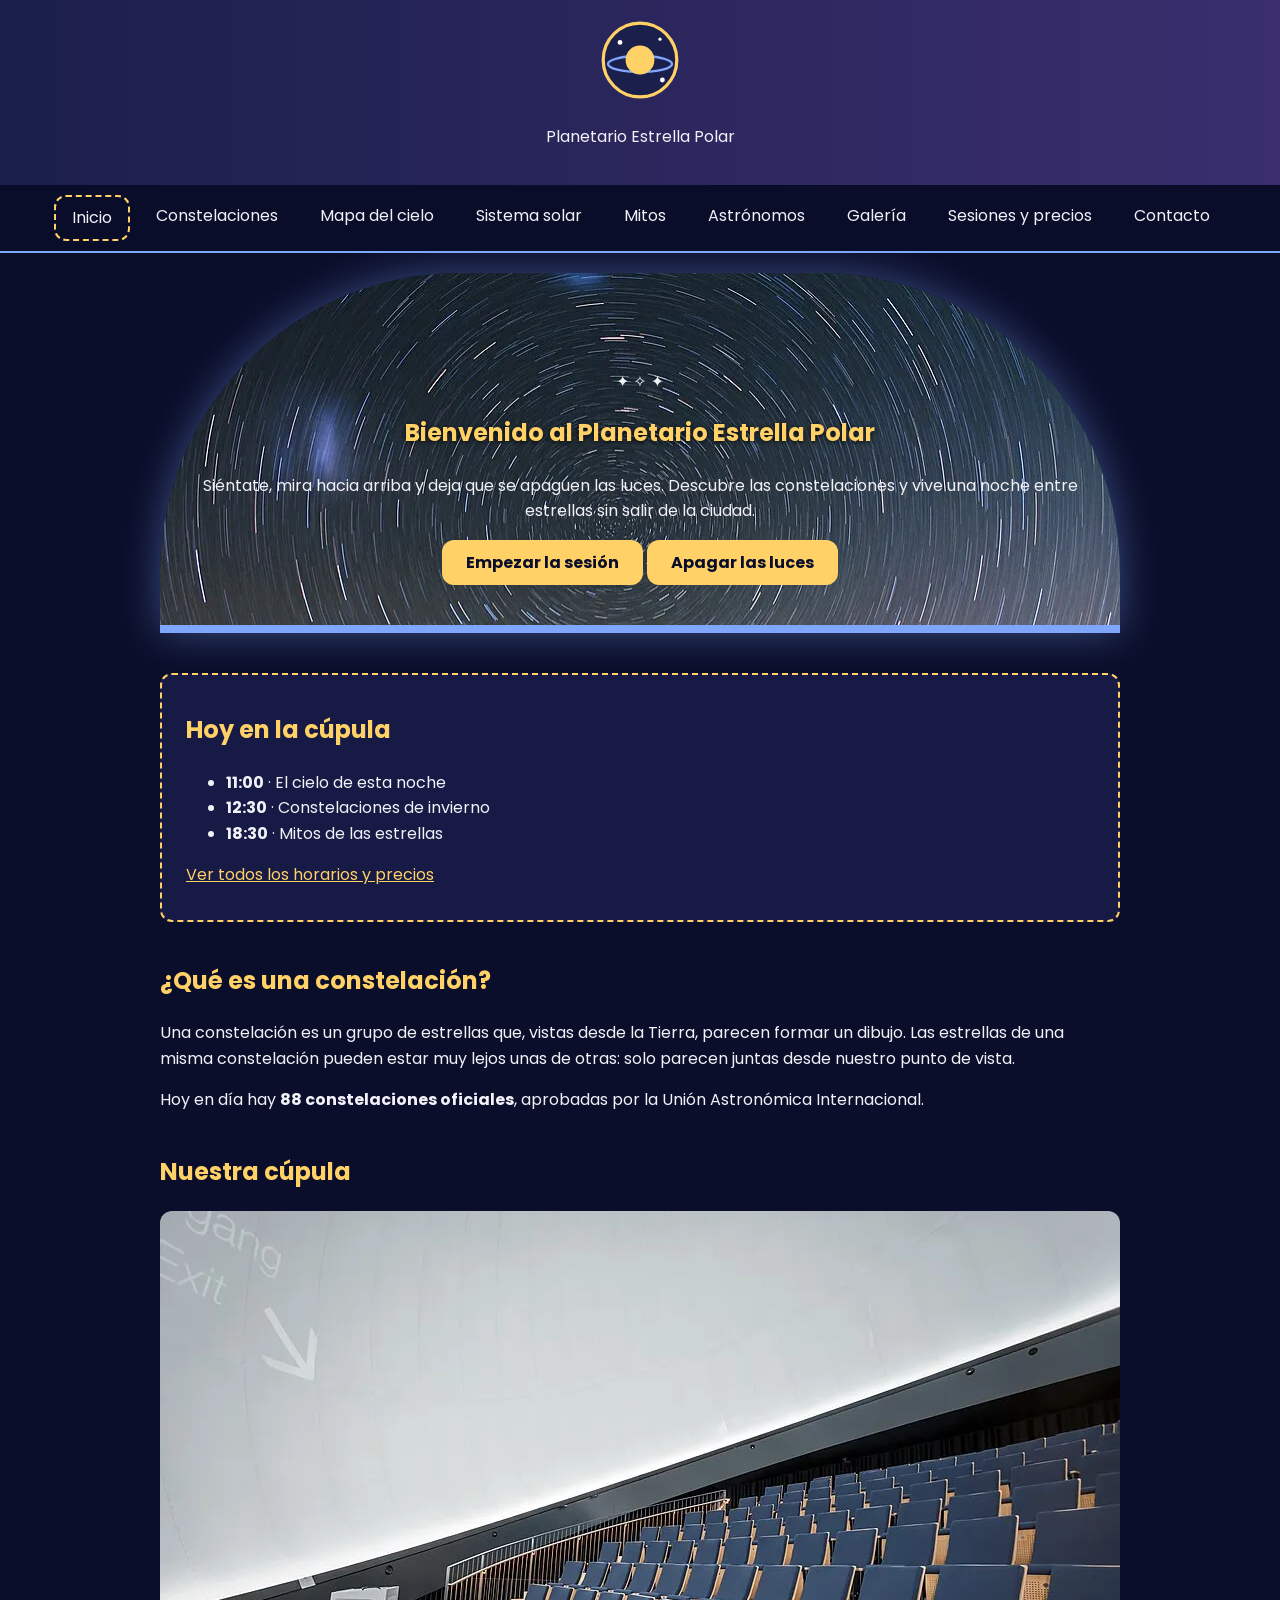
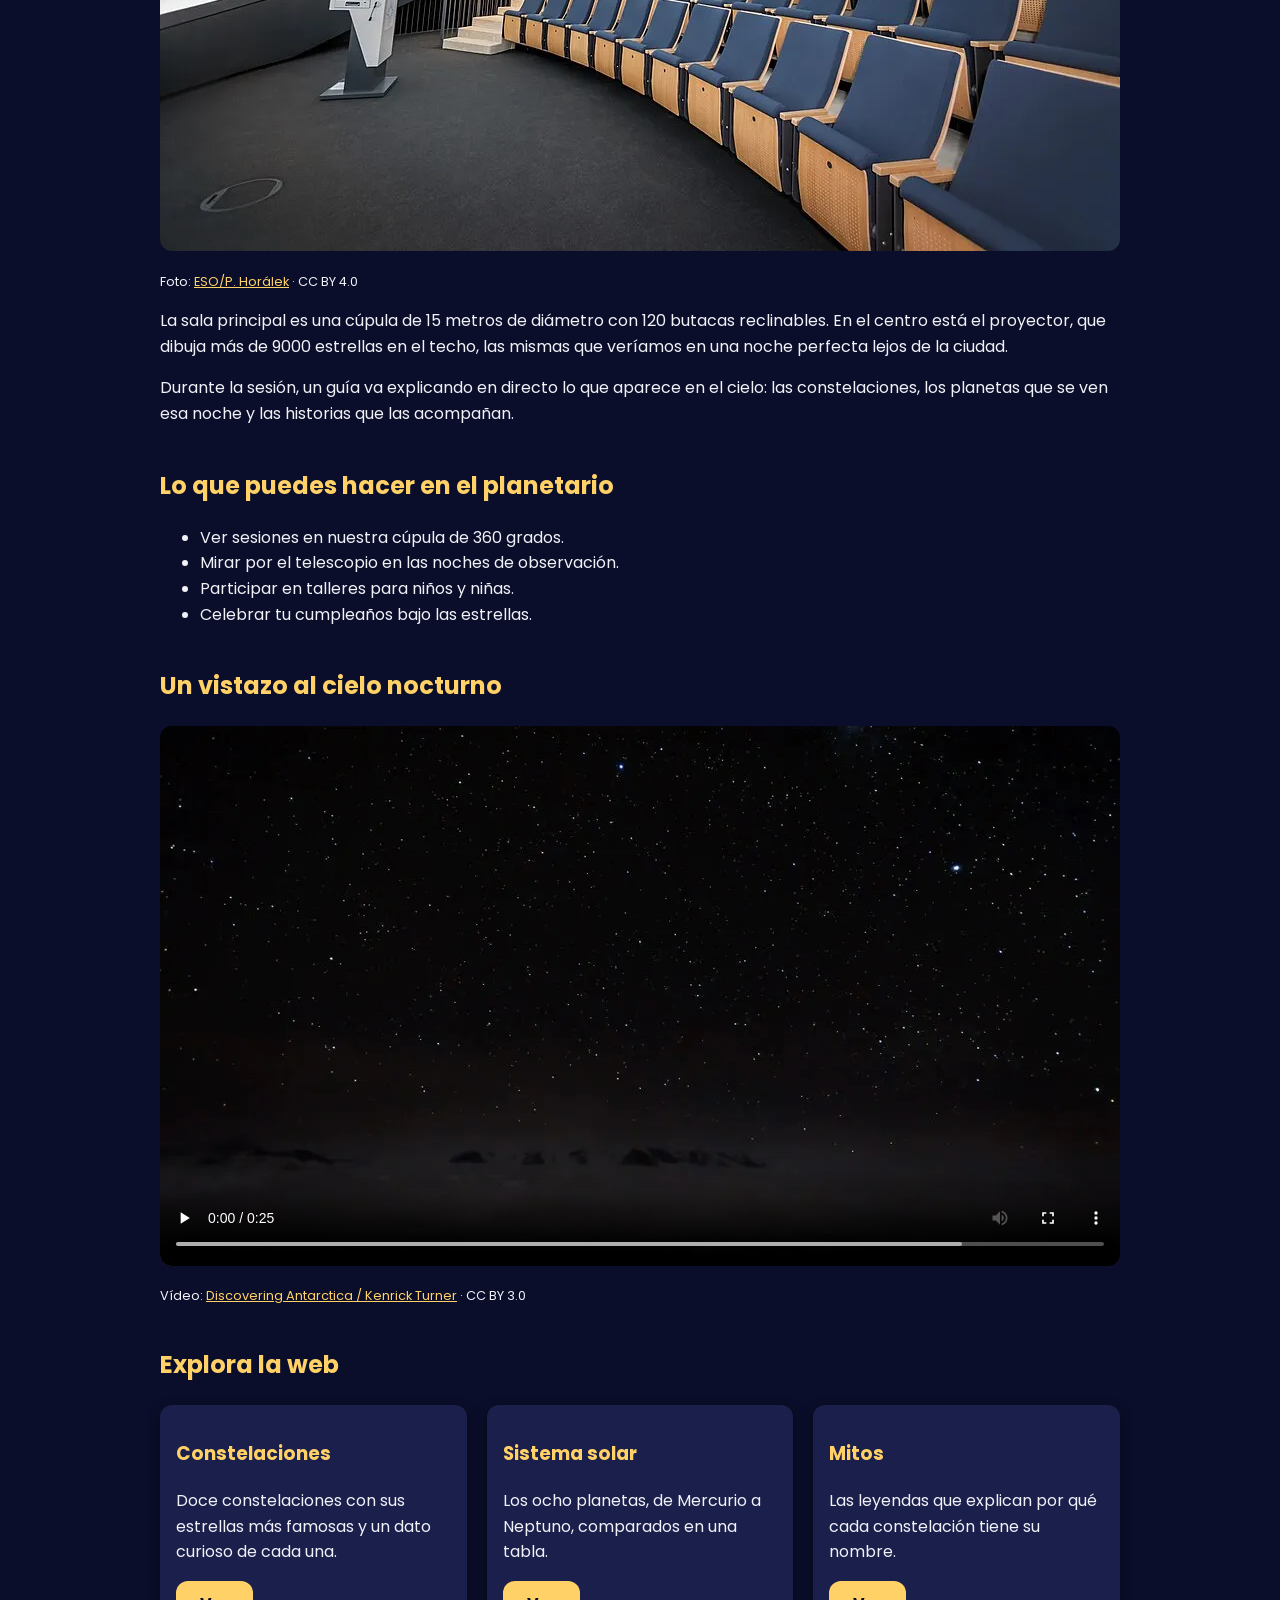
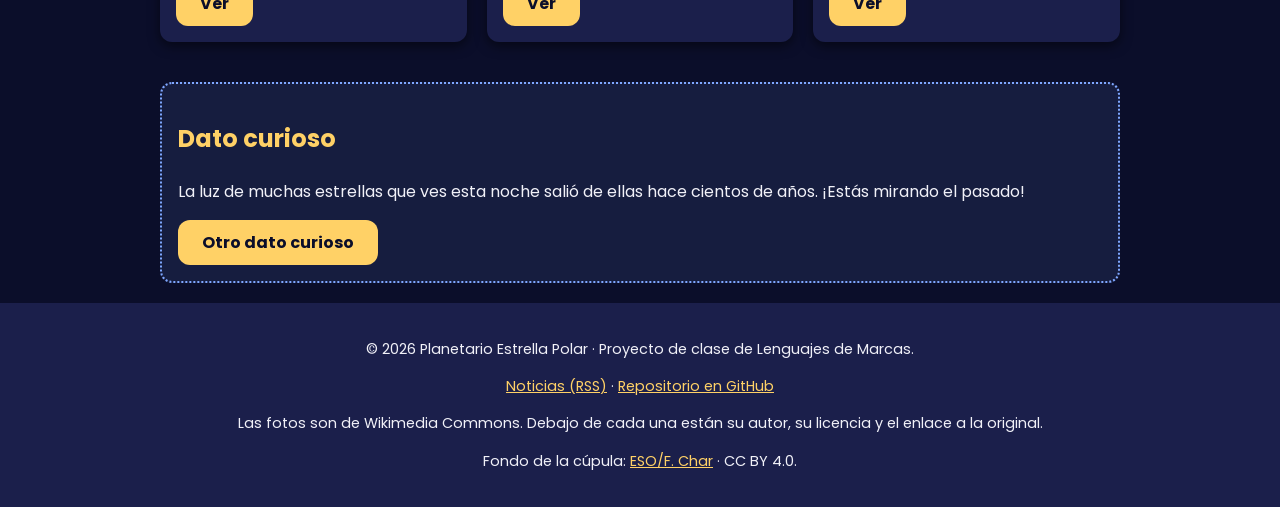
<file: index.html>
<!DOCTYPE html>
<html lang="es">
<head>
  <meta charset="UTF-8">
  <meta name="viewport" content="width=device-width, initial-scale=1.0">
  <meta name="description" content="Planetario Estrella Polar: descubre las constelaciones y datos curiosos del cielo nocturno.">
  <title>Inicio · Planetario Estrella Polar</title>
  <link rel="icon" href="img/favicon.svg" type="image/svg+xml">
  <link rel="alternate" type="application/rss+xml" title="Noticias del planetario" href="noticias.xml">
  <link href="https://fonts.googleapis.com/css2?family=Poppins:wght@400;700&amp;display=swap" rel="stylesheet">
  <link rel="stylesheet" href="css/estilos.css?v=3">
  <script src="js/script.js?v=2" defer></script>
</head>
<body>
  <header>
    <img class="logo" src="img/logo.svg" alt="Logotipo del planetario: un planeta amarillo con un anillo azul" width="80" height="80">
    <p>Planetario Estrella Polar</p>
  </header>

  <nav>
    <ul>
      <li><a href="index.html" class="activo">Inicio</a></li>
      <li><a href="constelaciones.html">Constelaciones</a></li>
      <li><a href="mapa.html">Mapa del cielo</a></li>
      <li><a href="sistema-solar.html">Sistema solar</a></li>
      <li><a href="mitos.html">Mitos</a></li>
      <li><a href="astronomos.html">Astrónomos</a></li>
      <li><a href="galeria.html">Galería</a></li>
      <li><a href="sesiones.html">Sesiones y precios</a></li>
      <li><a href="contacto.html">Contacto</a></li>
    </ul>
  </nav>

  <main>
    <section class="cupula">
      <p><span class="estrella">✦</span> <span class="estrella">✧</span> <span class="estrella">✦</span></p>
      <h1>Bienvenido al Planetario Estrella Polar</h1>
      <p>Siéntate, mira hacia arriba y deja que se apaguen las luces. Descubre las constelaciones y vive una noche entre estrellas sin salir de la ciudad.</p>
      <a class="boton" href="constelaciones.html">Empezar la sesión</a>
      <button type="button" id="boton-luces">Apagar las luces</button>
    </section>

    <section class="entrada">
      <h2>Hoy en la cúpula</h2>
      <ul>
        <li><strong>11:00</strong> · El cielo de esta noche</li>
        <li><strong>12:30</strong> · Constelaciones de invierno</li>
        <li><strong>18:30</strong> · Mitos de las estrellas</li>
      </ul>
      <p><a href="sesiones.html">Ver todos los horarios y precios</a></p>
    </section>

    <section>
      <h2>¿Qué es una constelación?</h2>
      <p>Una constelación es un grupo de estrellas que, vistas desde la Tierra, parecen formar un dibujo. Las estrellas de una misma constelación pueden estar muy lejos unas de otras: solo parecen juntas desde nuestro punto de vista.</p>
      <p>Hoy en día hay <strong>88 constelaciones oficiales</strong>, aprobadas por la Unión Astronómica Internacional.</p>
    </section>

    <section>
      <h2>Nuestra cúpula</h2>
      <img src="img/planetario-eso.webp" alt="Interior del planetario ESO Supernova, en Alemania, con el cielo proyectado en la cúpula" width="960" height="640">
      <p class="credito">Foto: <a href="https://commons.wikimedia.org/wiki/File:ESO_Supernova's_planetarium_(upr_IMG_5566-CC).jpg" target="_blank" rel="noopener">ESO/P. Horálek</a> · CC BY 4.0</p>
      <p>La sala principal es una cúpula de 15 metros de diámetro con 120 butacas reclinables. En el centro está el proyector, que dibuja más de 9000 estrellas en el techo, las mismas que veríamos en una noche perfecta lejos de la ciudad.</p>
      <p>Durante la sesión, un guía va explicando en directo lo que aparece en el cielo: las constelaciones, los planetas que se ven esa noche y las historias que las acompañan.</p>
    </section>

    <section>
      <h2>Lo que puedes hacer en el planetario</h2>
      <ul>
        <li>Ver sesiones en nuestra cúpula de 360 grados.</li>
        <li>Mirar por el telescopio en las noches de observación.</li>
        <li>Participar en talleres para niños y niñas.</li>
        <li>Celebrar tu cumpleaños bajo las estrellas.</li>
      </ul>
    </section>

    <section>
      <h2>Un vistazo al cielo nocturno</h2>
      <video controls poster="img/poster-video.webp" width="800">
        <source src="media/cielo-antartida.webm" type="video/webm">
        <source src="media/cielo-antartida.mov" type="video/quicktime">
        Tu navegador no puede reproducir este vídeo.
      </video>
      <p class="credito">Vídeo: <a href="https://commons.wikimedia.org/wiki/File:Time-lapse_of_night_sky_in_Antarctica.webm" target="_blank" rel="noopener">Discovering Antarctica / Kenrick Turner</a> · CC BY 3.0</p>
    </section>

    <section>
      <h2>Explora la web</h2>
      <div class="tarjetas">
        <article class="tarjeta">
          <h3>Constelaciones</h3>
          <p>Doce constelaciones con sus estrellas más famosas y un dato curioso de cada una.</p>
          <a class="boton" href="constelaciones.html">Ver</a>
        </article>
        <article class="tarjeta">
          <h3>Sistema solar</h3>
          <p>Los ocho planetas, de Mercurio a Neptuno, comparados en una tabla.</p>
          <a class="boton" href="sistema-solar.html">Ver</a>
        </article>
        <article class="tarjeta">
          <h3>Mitos</h3>
          <p>Las leyendas que explican por qué cada constelación tiene su nombre.</p>
          <a class="boton" href="mitos.html">Ver</a>
        </article>
      </div>
    </section>

    <aside class="dato-curioso">
      <h2>Dato curioso</h2>
      <p id="dato">La luz de muchas estrellas que ves esta noche salió de ellas hace cientos de años. ¡Estás mirando el pasado!</p>
      <button type="button" id="boton-dato">Otro dato curioso</button>
    </aside>
  </main>

  <footer>
    <p>&copy; 2026 Planetario Estrella Polar · Proyecto de clase de Lenguajes de Marcas.</p>
    <p>
      <a href="noticias.xml">Noticias (RSS)</a> ·
      <a href="https://github.com/kiravsl2018/planetario-trabajo" target="_blank" rel="noopener">Repositorio en GitHub</a>
    </p>
    <p>Las fotos son de Wikimedia Commons. Debajo de cada una están su autor, su licencia y el enlace a la original.</p>
    <p>Fondo de la cúpula: <a href="https://commons.wikimedia.org/wiki/File:Stars_Circle_over_the_Residencia_at_Cerro_Paranal.jpg" target="_blank" rel="noopener">ESO/F. Char</a> · CC BY 4.0.</p>
  </footer>
</body>
</html>
</file>
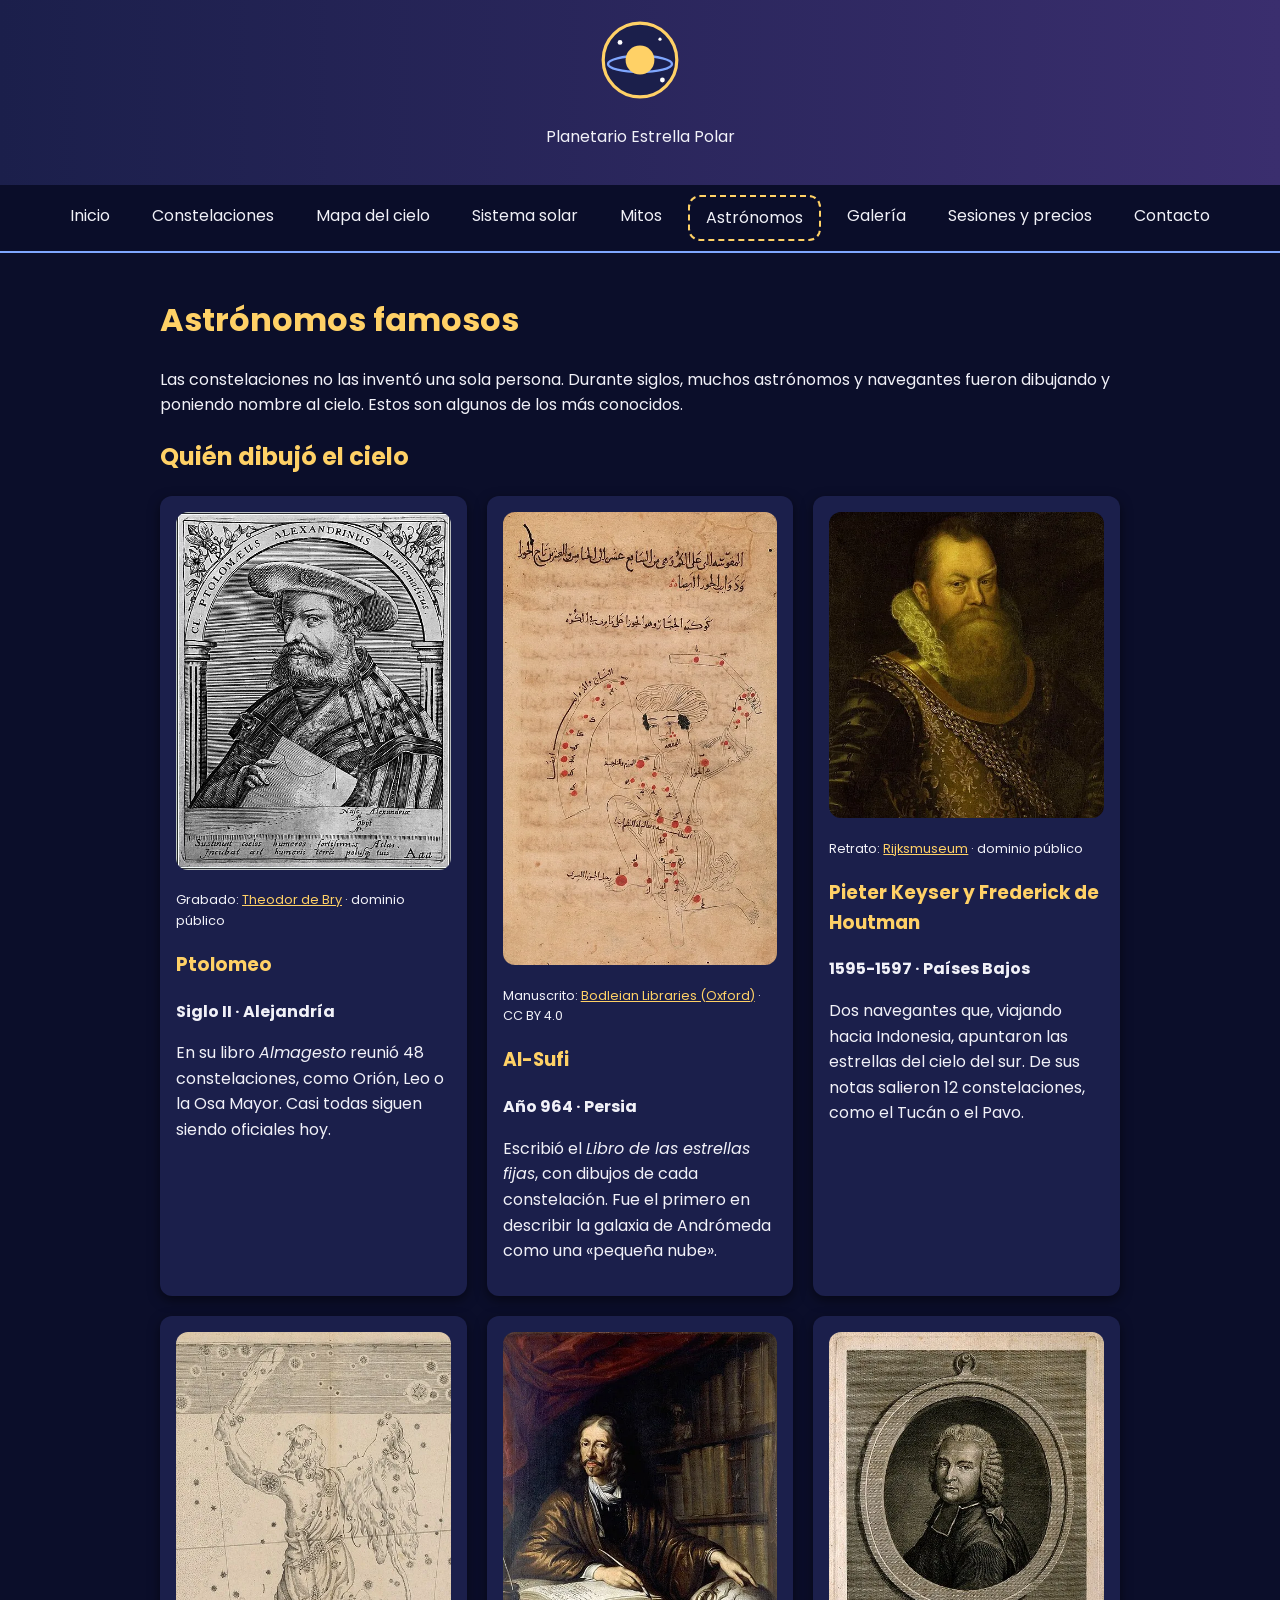
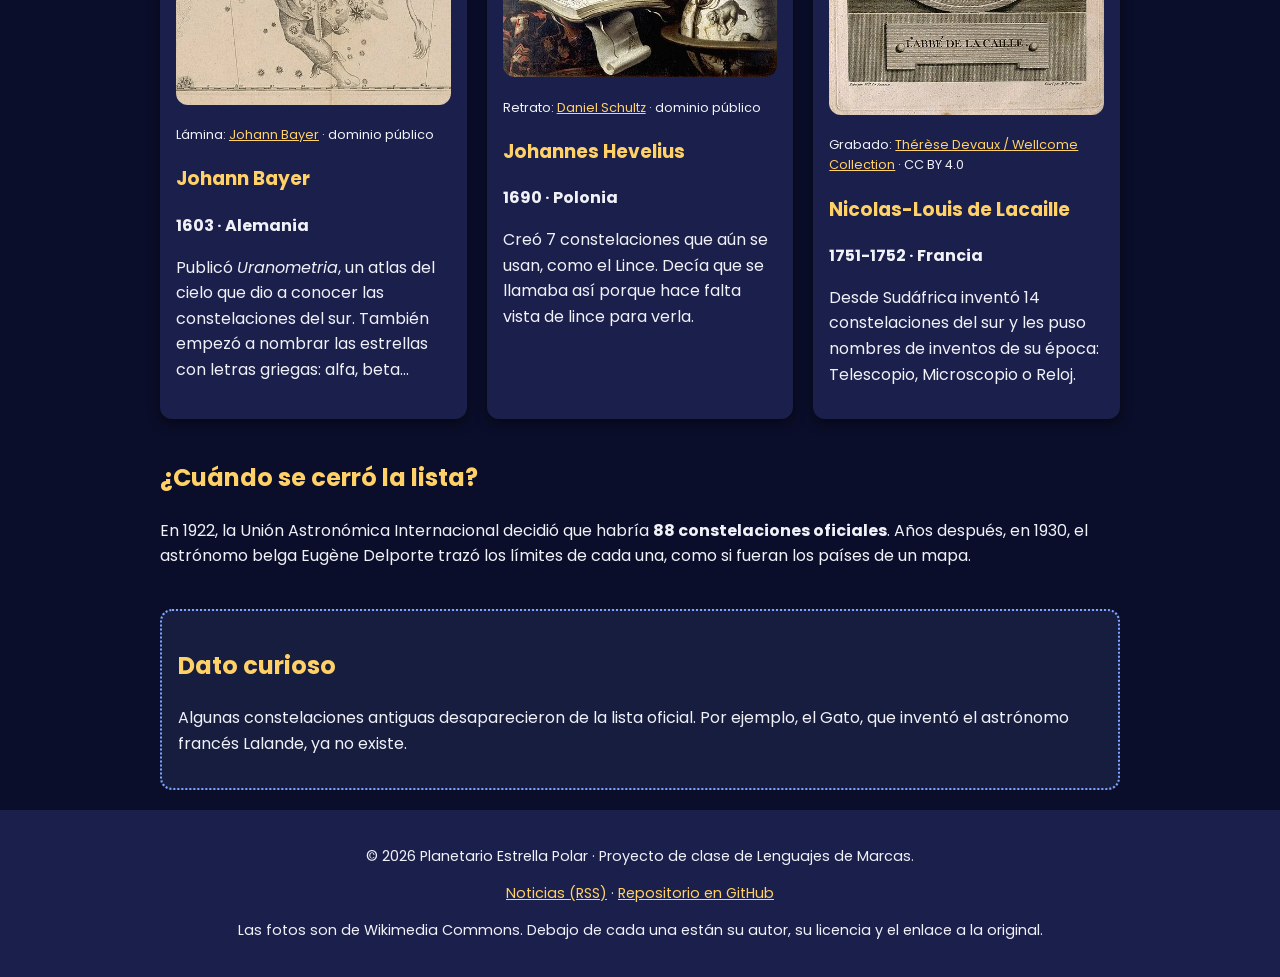
<file: astronomos.html>
<!DOCTYPE html>
<html lang="es">
<head>
  <meta charset="UTF-8">
  <meta name="viewport" content="width=device-width, initial-scale=1.0">
  <meta name="description" content="Astrónomos y navegantes famosos que dibujaron y pusieron nombre a las constelaciones.">
  <title>Astrónomos · Planetario Estrella Polar</title>
  <link rel="icon" href="img/favicon.svg" type="image/svg+xml">
  <link rel="alternate" type="application/rss+xml" title="Noticias del planetario" href="noticias.xml">
  <link href="https://fonts.googleapis.com/css2?family=Poppins:wght@400;700&amp;display=swap" rel="stylesheet">
  <link rel="stylesheet" href="css/estilos.css?v=3">
  <script src="js/script.js?v=2" defer></script>
</head>
<body>
  <header>
    <img class="logo" src="img/logo.svg" alt="Logotipo del planetario: un planeta amarillo con un anillo azul" width="80" height="80">
    <p>Planetario Estrella Polar</p>
  </header>

  <nav>
    <ul>
      <li><a href="index.html">Inicio</a></li>
      <li><a href="constelaciones.html">Constelaciones</a></li>
      <li><a href="mapa.html">Mapa del cielo</a></li>
      <li><a href="sistema-solar.html">Sistema solar</a></li>
      <li><a href="mitos.html">Mitos</a></li>
      <li><a href="astronomos.html" class="activo">Astrónomos</a></li>
      <li><a href="galeria.html">Galería</a></li>
      <li><a href="sesiones.html">Sesiones y precios</a></li>
      <li><a href="contacto.html">Contacto</a></li>
    </ul>
  </nav>

  <main>
    <h1>Astrónomos famosos</h1>
    <p>Las constelaciones no las inventó una sola persona. Durante siglos, muchos astrónomos y navegantes fueron dibujando y poniendo nombre al cielo. Estos son algunos de los más conocidos.</p>

    <section>
      <h2>Quién dibujó el cielo</h2>
      <div class="tarjetas">
        <article class="tarjeta">
          <img src="img/ptolomeo.webp" alt="Grabado del siglo XVI que representa a Ptolomeo con un compás" width="500" height="651">
          <p class="credito">Grabado: <a href="https://commons.wikimedia.org/wiki/File:Ptolemy_16century.jpg" target="_blank" rel="noopener">Theodor de Bry</a> · dominio público</p>
          <h3>Ptolomeo</h3>
          <p><strong>Siglo II · Alejandría</strong></p>
          <p>En su libro <em>Almagesto</em> reunió 48 constelaciones, como Orión, Leo o la Osa Mayor. Casi todas siguen siendo oficiales hoy.</p>
        </article>
        <article class="tarjeta">
          <img src="img/al-sufi.webp" alt="Página del Libro de las estrellas fijas de al-Sufi con el dibujo de Orión" width="500" height="825">
          <p class="credito">Manuscrito: <a href="https://commons.wikimedia.org/wiki/File:Book_of_the_Fixed_Stars_Auv0333_Orion.jpg" target="_blank" rel="noopener">Bodleian Libraries (Oxford)</a> · CC BY 4.0</p>
          <h3>Al-Sufi</h3>
          <p><strong>Año 964 · Persia</strong></p>
          <p>Escribió el <em>Libro de las estrellas fijas</em>, con dibujos de cada constelación. Fue el primero en describir la galaxia de Andrómeda como una «pequeña nube».</p>
        </article>
        <article class="tarjeta">
          <img src="img/houtman.webp" alt="Retrato pintado de Frederick de Houtman" width="500" height="557">
          <p class="credito">Retrato: <a href="https://commons.wikimedia.org/wiki/File:Frederik_Houtman_SK-A-2727.jpg" target="_blank" rel="noopener">Rijksmuseum</a> · dominio público</p>
          <h3>Pieter Keyser y Frederick de Houtman</h3>
          <p><strong>1595-1597 · Países Bajos</strong></p>
          <p>Dos navegantes que, viajando hacia Indonesia, apuntaron las estrellas del cielo del sur. De sus notas salieron 12 constelaciones, como el Tucán o el Pavo.</p>
        </article>
        <article class="tarjeta">
          <img src="img/bayer.webp" alt="Lámina de Orión del atlas Uranometria de Johann Bayer" width="500" height="679">
          <p class="credito">Lámina: <a href="https://commons.wikimedia.org/wiki/File:Uranometria_orion.jpg" target="_blank" rel="noopener">Johann Bayer</a> · dominio público</p>
          <h3>Johann Bayer</h3>
          <p><strong>1603 · Alemania</strong></p>
          <p>Publicó <em>Uranometria</em>, un atlas del cielo que dio a conocer las constelaciones del sur. También empezó a nombrar las estrellas con letras griegas: alfa, beta…</p>
        </article>
        <article class="tarjeta">
          <img src="img/hevelius.webp" alt="Retrato de Johannes Hevelius junto a un globo celeste" width="500" height="629">
          <p class="credito">Retrato: <a href="https://commons.wikimedia.org/wiki/File:Daniel_Schultz_the_Younger_-_Johannes_Hevelius%2C_Astronomer_-_WGA21067.jpg" target="_blank" rel="noopener">Daniel Schultz</a> · dominio público</p>
          <h3>Johannes Hevelius</h3>
          <p><strong>1690 · Polonia</strong></p>
          <p>Creó 7 constelaciones que aún se usan, como el Lince. Decía que se llamaba así porque hace falta vista de lince para verla.</p>
        </article>
        <article class="tarjeta">
          <img src="img/lacaille.webp" alt="Retrato grabado de Nicolas-Louis de Lacaille" width="500" height="697">
          <p class="credito">Grabado: <a href="https://commons.wikimedia.org/wiki/File:Nicolas_Louis_de_La_Caille._Line_engraving_by_Th%C3%A9r%C3%A8se_Devaux_Wellcome_V0003289.jpg" target="_blank" rel="noopener">Thérèse Devaux / Wellcome Collection</a> · CC BY 4.0</p>
          <h3>Nicolas-Louis de Lacaille</h3>
          <p><strong>1751-1752 · Francia</strong></p>
          <p>Desde Sudáfrica inventó 14 constelaciones del sur y les puso nombres de inventos de su época: Telescopio, Microscopio o Reloj.</p>
        </article>
      </div>
    </section>

    <section>
      <h2>¿Cuándo se cerró la lista?</h2>
      <p>En 1922, la Unión Astronómica Internacional decidió que habría <strong>88 constelaciones oficiales</strong>. Años después, en 1930, el astrónomo belga Eugène Delporte trazó los límites de cada una, como si fueran los países de un mapa.</p>
    </section>

    <aside class="dato-curioso">
      <h2>Dato curioso</h2>
      <p>Algunas constelaciones antiguas desaparecieron de la lista oficial. Por ejemplo, el Gato, que inventó el astrónomo francés Lalande, ya no existe.</p>
    </aside>
  </main>

  <footer>
    <p>&copy; 2026 Planetario Estrella Polar · Proyecto de clase de Lenguajes de Marcas.</p>
    <p>
      <a href="noticias.xml">Noticias (RSS)</a> ·
      <a href="https://github.com/kiravsl2018/planetario-trabajo" target="_blank" rel="noopener">Repositorio en GitHub</a>
    </p>
    <p>Las fotos son de Wikimedia Commons. Debajo de cada una están su autor, su licencia y el enlace a la original.</p>
  </footer>
</body>
</html>
</file>
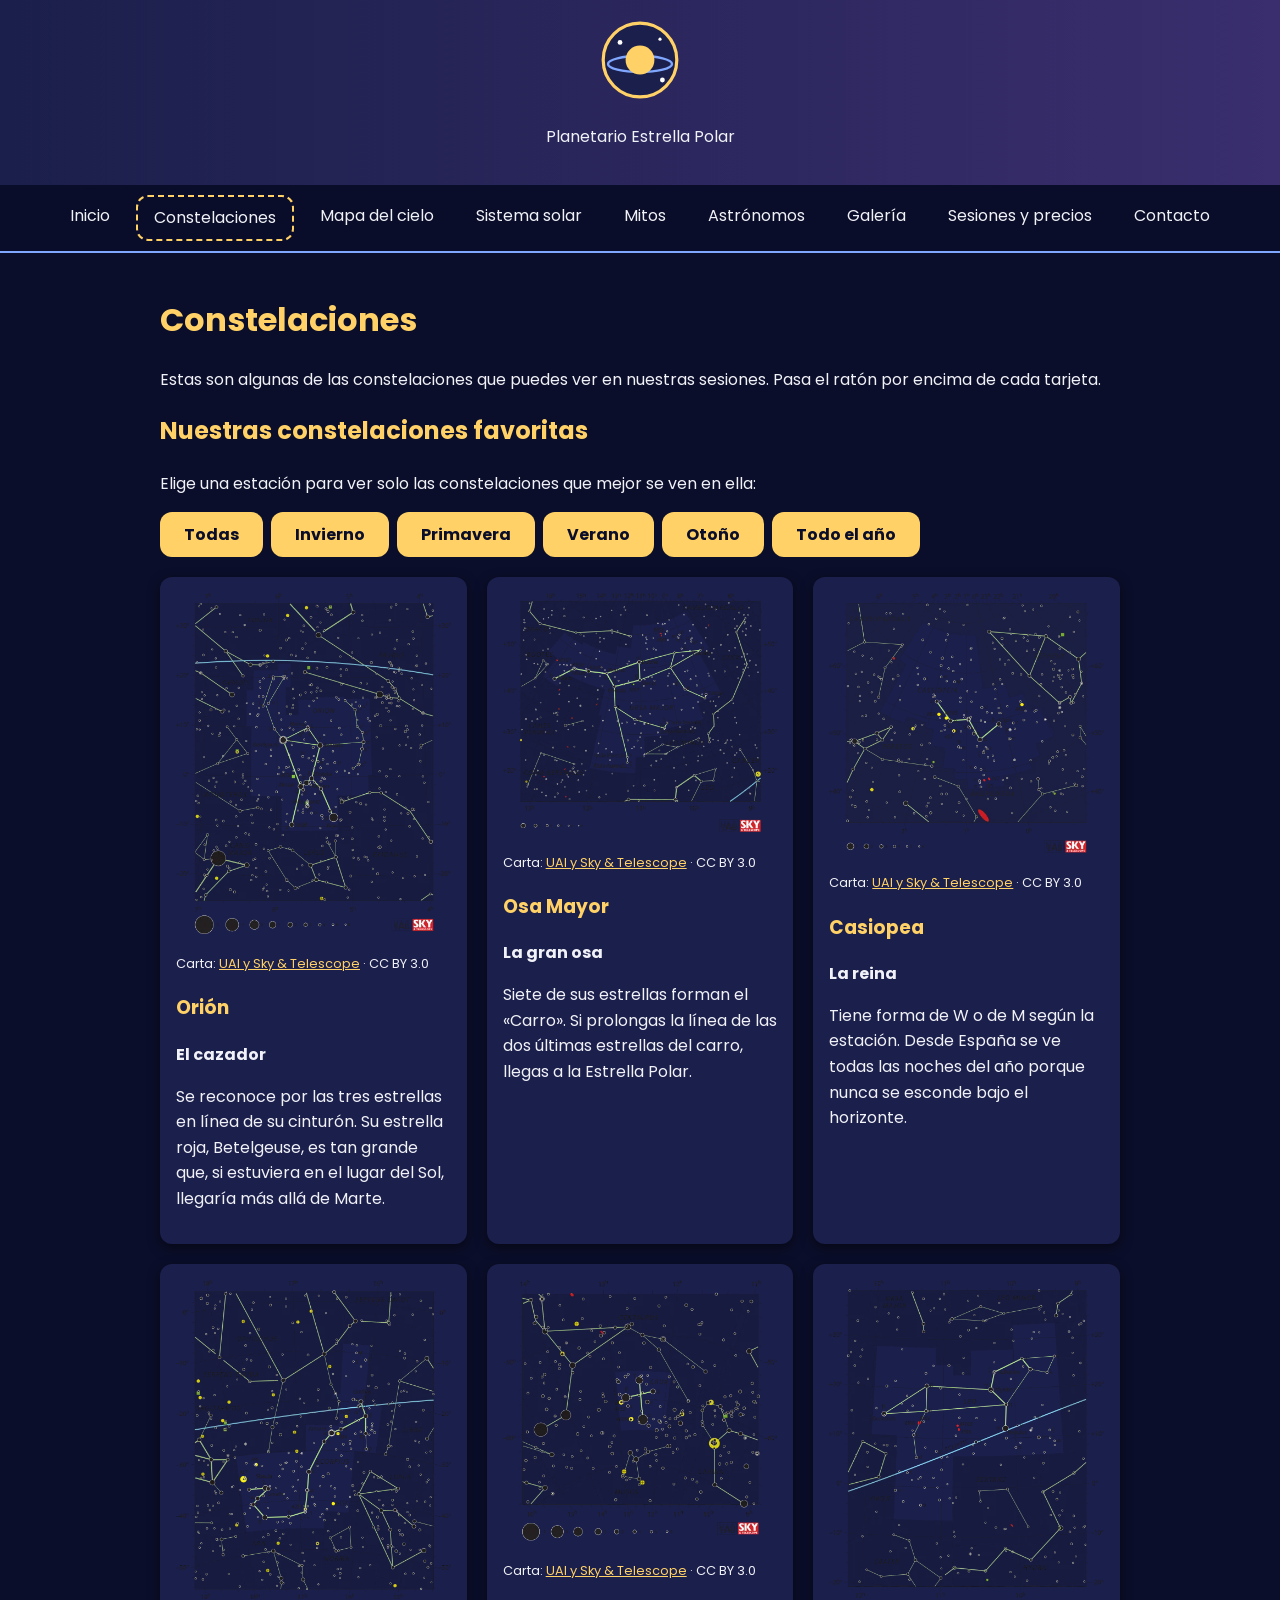
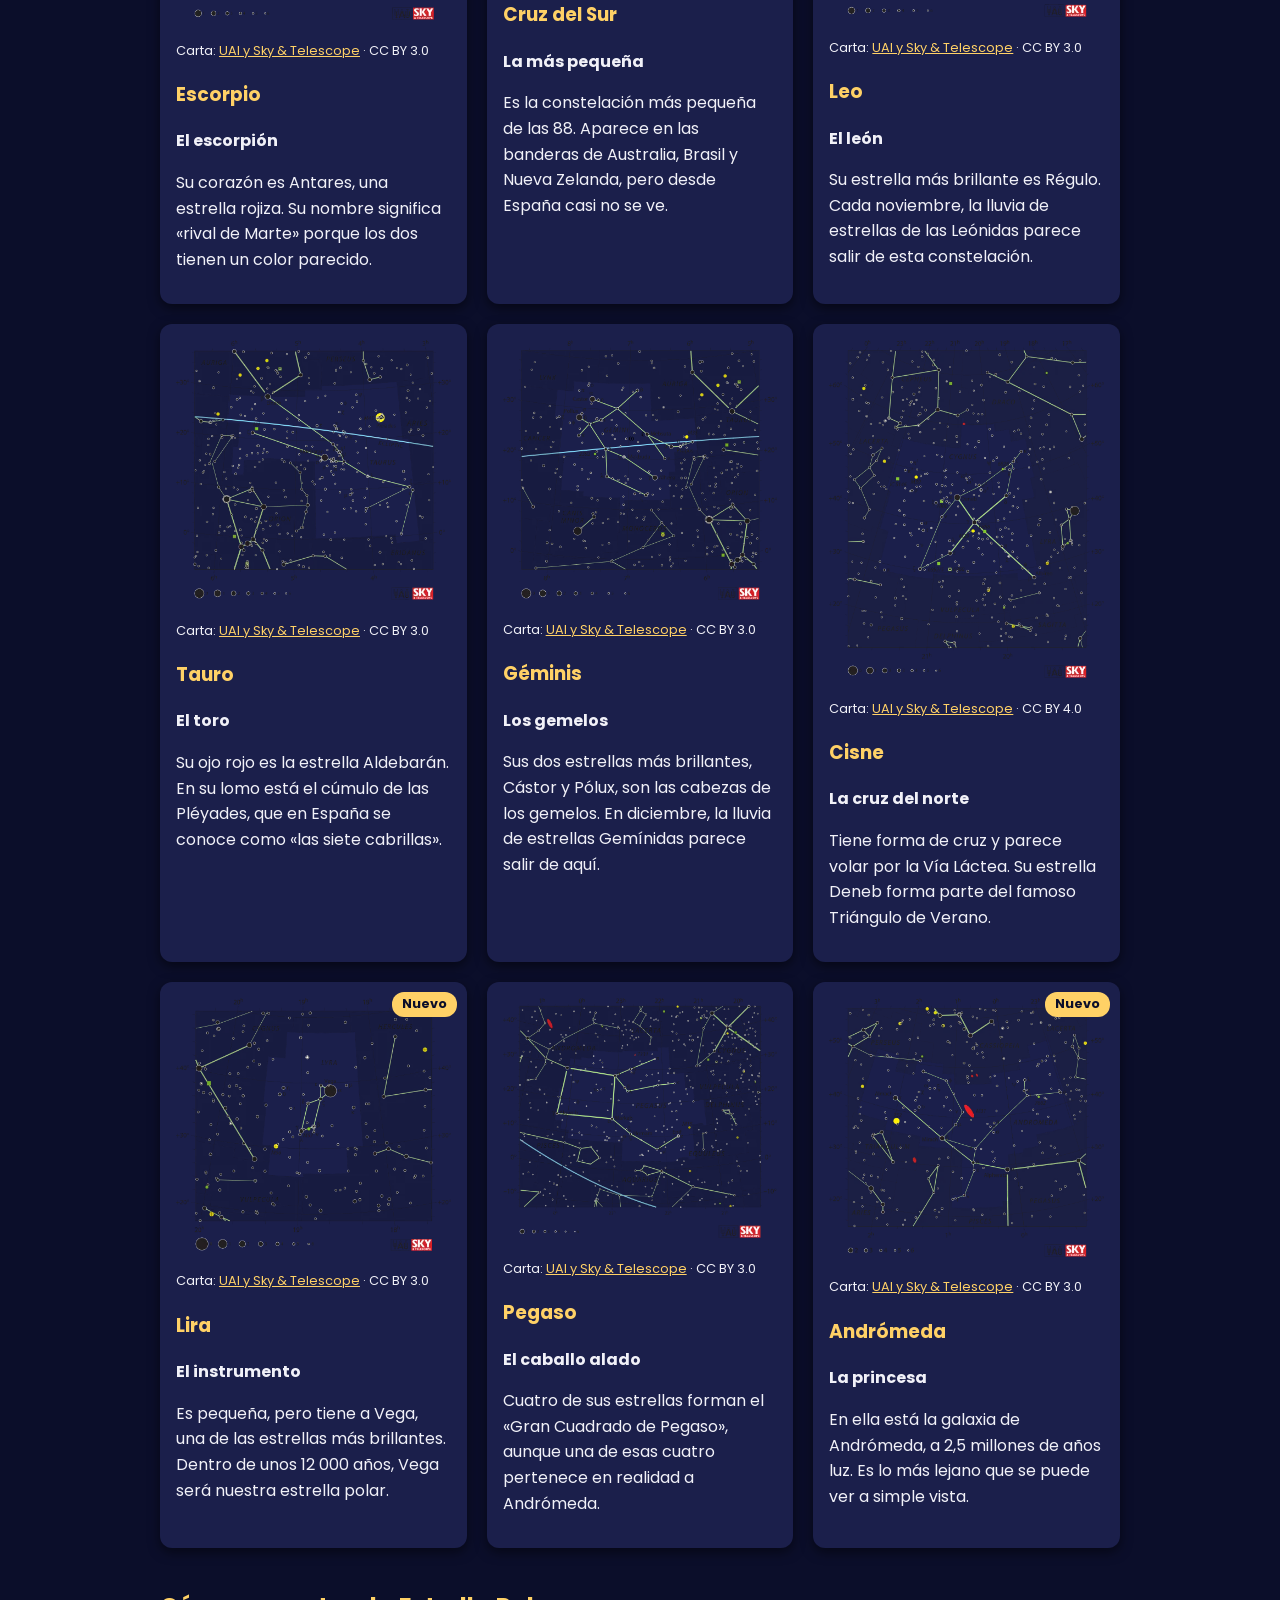
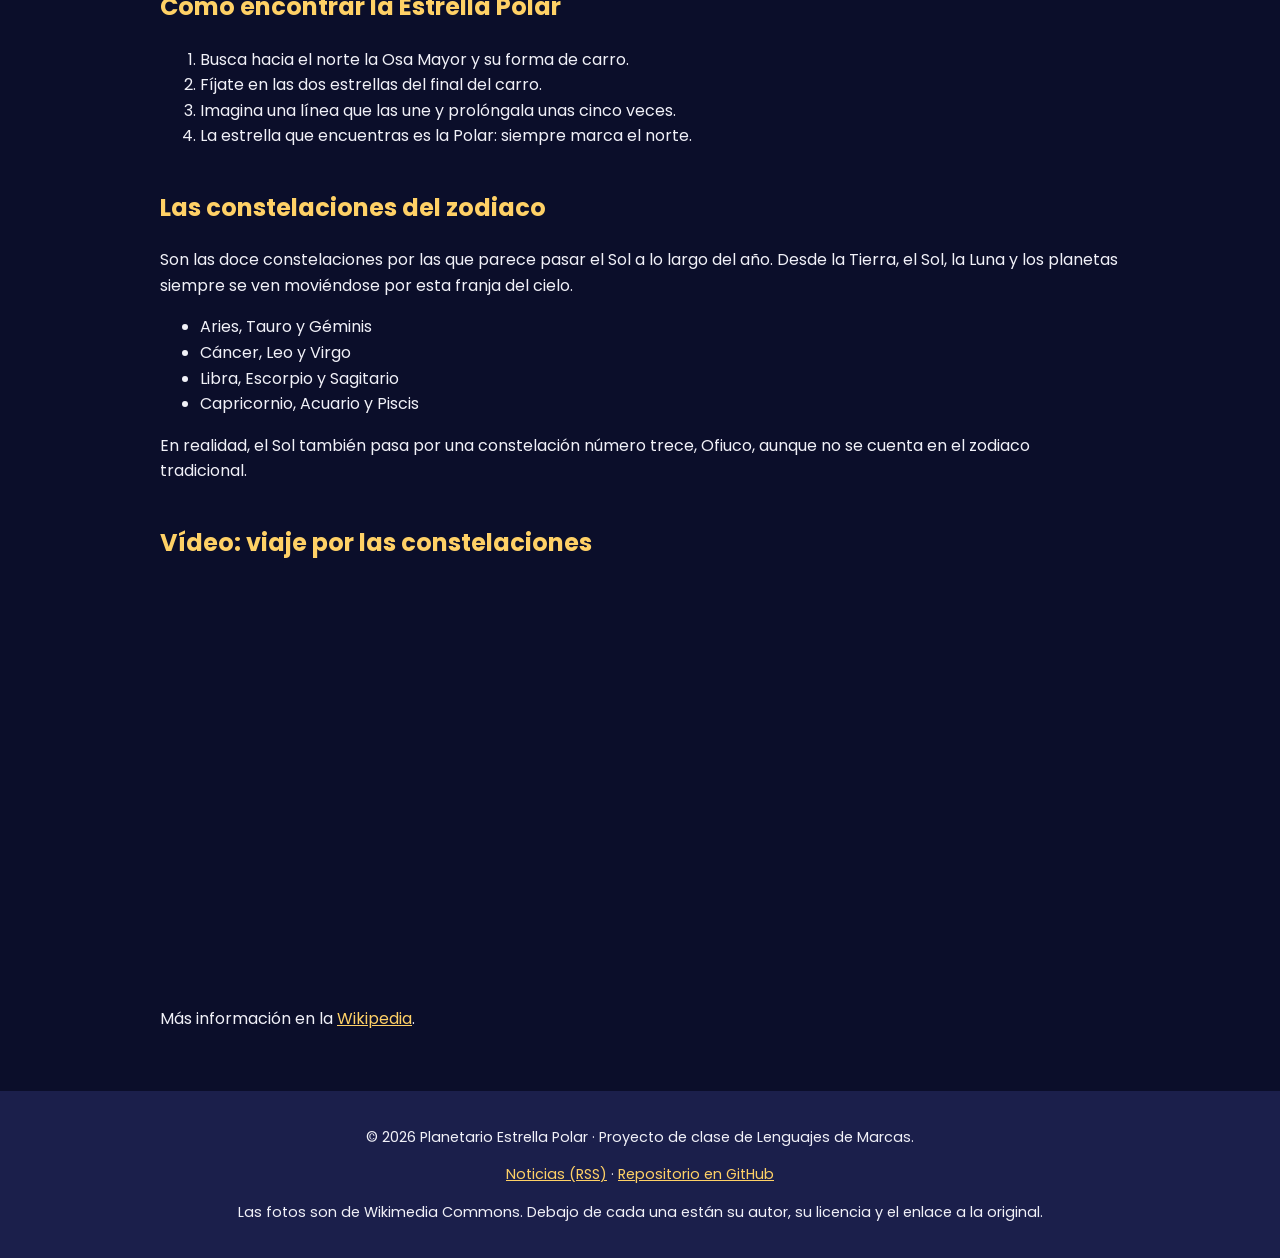
<file: constelaciones.html>
<!DOCTYPE html>
<html lang="es">
<head>
  <meta charset="UTF-8">
  <meta name="viewport" content="width=device-width, initial-scale=1.0">
  <meta name="description" content="Catálogo de constelaciones: Orión, Osa Mayor, Casiopea y más, con sus datos curiosos.">
  <title>Constelaciones · Planetario Estrella Polar</title>
  <link rel="icon" href="img/favicon.svg" type="image/svg+xml">
  <link rel="alternate" type="application/rss+xml" title="Noticias del planetario" href="noticias.xml">
  <link href="https://fonts.googleapis.com/css2?family=Poppins:wght@400;700&amp;display=swap" rel="stylesheet">
  <link rel="stylesheet" href="css/estilos.css?v=3">
  <script src="js/script.js?v=2" defer></script>
</head>
<body>
  <header>
    <img class="logo" src="img/logo.svg" alt="Logotipo del planetario: un planeta amarillo con un anillo azul" width="80" height="80">
    <p>Planetario Estrella Polar</p>
  </header>

  <nav>
    <ul>
      <li><a href="index.html">Inicio</a></li>
      <li><a href="constelaciones.html" class="activo">Constelaciones</a></li>
      <li><a href="mapa.html">Mapa del cielo</a></li>
      <li><a href="sistema-solar.html">Sistema solar</a></li>
      <li><a href="mitos.html">Mitos</a></li>
      <li><a href="astronomos.html">Astrónomos</a></li>
      <li><a href="galeria.html">Galería</a></li>
      <li><a href="sesiones.html">Sesiones y precios</a></li>
      <li><a href="contacto.html">Contacto</a></li>
    </ul>
  </nav>

  <main>
    <h1>Constelaciones</h1>
    <p>Estas son algunas de las constelaciones que puedes ver en nuestras sesiones. Pasa el ratón por encima de cada tarjeta.</p>

    <section>
      <h2>Nuestras constelaciones favoritas</h2>
      <p>Elige una estación para ver solo las constelaciones que mejor se ven en ella:</p>
      <div class="filtros">
        <button type="button" class="filtro" data-filtro="todas">Todas</button>
        <button type="button" class="filtro" data-filtro="invierno">Invierno</button>
        <button type="button" class="filtro" data-filtro="primavera">Primavera</button>
        <button type="button" class="filtro" data-filtro="verano">Verano</button>
        <button type="button" class="filtro" data-filtro="otono">Otoño</button>
        <button type="button" class="filtro" data-filtro="todo">Todo el año</button>
      </div>
      <div class="tarjetas">
        <article class="tarjeta" data-estacion="invierno">
          <img src="img/orion.webp" alt="Carta de la constelación de Orión con sus estrellas principales" width="500" height="620">
          <p class="credito">Carta: <a href="https://commons.wikimedia.org/wiki/File:Orion_IAU.svg" target="_blank" rel="noopener">UAI y Sky &amp; Telescope</a> · CC BY 3.0</p>
          <h3>Orión</h3>
          <p><strong>El cazador</strong></p>
          <p>Se reconoce por las tres estrellas en línea de su cinturón. Su estrella roja, Betelgeuse, es tan grande que, si estuviera en el lugar del Sol, llegaría más allá de Marte.</p>
        </article>
        <article class="tarjeta" data-estacion="todo">
          <img src="img/osa-mayor.webp" alt="Carta de la constelación de la Osa Mayor con sus estrellas principales" width="500" height="435">
          <p class="credito">Carta: <a href="https://commons.wikimedia.org/wiki/File:Ursa_Major_IAU.svg" target="_blank" rel="noopener">UAI y Sky &amp; Telescope</a> · CC BY 3.0</p>
          <h3>Osa Mayor</h3>
          <p><strong>La gran osa</strong></p>
          <p>Siete de sus estrellas forman el «Carro». Si prolongas la línea de las dos últimas estrellas del carro, llegas a la Estrella Polar.</p>
        </article>
        <article class="tarjeta" data-estacion="todo">
          <img src="img/casiopea.webp" alt="Carta de la constelación de Casiopea con sus estrellas principales" width="500" height="473">
          <p class="credito">Carta: <a href="https://commons.wikimedia.org/wiki/File:Cassiopeia_IAU.svg" target="_blank" rel="noopener">UAI y Sky &amp; Telescope</a> · CC BY 3.0</p>
          <h3>Casiopea</h3>
          <p><strong>La reina</strong></p>
          <p>Tiene forma de W o de M según la estación. Desde España se ve todas las noches del año porque nunca se esconde bajo el horizonte.</p>
        </article>
        <article class="tarjeta" data-estacion="verano">
          <img src="img/escorpio.webp" alt="Carta de la constelación de Escorpio con sus estrellas principales" width="500" height="620">
          <p class="credito">Carta: <a href="https://commons.wikimedia.org/wiki/File:Scorpius_IAU.svg" target="_blank" rel="noopener">UAI y Sky &amp; Telescope</a> · CC BY 3.0</p>
          <h3>Escorpio</h3>
          <p><strong>El escorpión</strong></p>
          <p>Su corazón es Antares, una estrella rojiza. Su nombre significa «rival de Marte» porque los dos tienen un color parecido.</p>
        </article>
        <article class="tarjeta" data-estacion="primavera">
          <img src="img/cruz-del-sur.webp" alt="Carta de la constelación de la Cruz del Sur con sus estrellas principales" width="500" height="475">
          <p class="credito">Carta: <a href="https://commons.wikimedia.org/wiki/File:Crux_IAU.svg" target="_blank" rel="noopener">UAI y Sky &amp; Telescope</a> · CC BY 3.0</p>
          <h3>Cruz del Sur</h3>
          <p><strong>La más pequeña</strong></p>
          <p>Es la constelación más pequeña de las 88. Aparece en las banderas de Australia, Brasil y Nueva Zelanda, pero desde España casi no se ve.</p>
        </article>
        <article class="tarjeta" data-estacion="primavera">
          <img src="img/leo.webp" alt="Carta de la constelación de Leo con sus estrellas principales" width="500" height="615">
          <p class="credito">Carta: <a href="https://commons.wikimedia.org/wiki/File:Leo_IAU.svg" target="_blank" rel="noopener">UAI y Sky &amp; Telescope</a> · CC BY 3.0</p>
          <h3>Leo</h3>
          <p><strong>El león</strong></p>
          <p>Su estrella más brillante es Régulo. Cada noviembre, la lluvia de estrellas de las Leónidas parece salir de esta constelación.</p>
        </article>
        <article class="tarjeta" data-estacion="invierno">
          <img src="img/tauro.webp" alt="Carta de la constelación de Tauro con sus estrellas principales" width="500" height="473">
          <p class="credito">Carta: <a href="https://commons.wikimedia.org/wiki/File:Taurus_IAU.svg" target="_blank" rel="noopener">UAI y Sky &amp; Telescope</a> · CC BY 3.0</p>
          <h3>Tauro</h3>
          <p><strong>El toro</strong></p>
          <p>Su ojo rojo es la estrella Aldebarán. En su lomo está el cúmulo de las Pléyades, que en España se conoce como «las siete cabrillas».</p>
        </article>
        <article class="tarjeta" data-estacion="invierno">
          <img src="img/geminis.webp" alt="Carta de la constelación de Géminis con sus estrellas principales" width="500" height="472">
          <p class="credito">Carta: <a href="https://commons.wikimedia.org/wiki/File:Gemini_IAU.svg" target="_blank" rel="noopener">UAI y Sky &amp; Telescope</a> · CC BY 3.0</p>
          <h3>Géminis</h3>
          <p><strong>Los gemelos</strong></p>
          <p>Sus dos estrellas más brillantes, Cástor y Pólux, son las cabezas de los gemelos. En diciembre, la lluvia de estrellas Gemínidas parece salir de aquí.</p>
        </article>
        <article class="tarjeta" data-estacion="verano">
          <img src="img/cisne.webp" alt="Carta de la constelación del Cisne con sus estrellas principales" width="500" height="615">
          <p class="credito">Carta: <a href="https://commons.wikimedia.org/wiki/File:Cygnus_IAU.svg" target="_blank" rel="noopener">UAI y Sky &amp; Telescope</a> · CC BY 4.0</p>
          <h3>Cisne</h3>
          <p><strong>La cruz del norte</strong></p>
          <p>Tiene forma de cruz y parece volar por la Vía Láctea. Su estrella Deneb forma parte del famoso Triángulo de Verano.</p>
        </article>
        <article class="tarjeta" data-estacion="verano">
          <span class="etiqueta">Nuevo</span>
          <img src="img/lira.webp" alt="Carta de la constelación de la Lira con sus estrellas principales" width="500" height="460">
          <p class="credito">Carta: <a href="https://commons.wikimedia.org/wiki/File:Lyra_IAU.svg" target="_blank" rel="noopener">UAI y Sky &amp; Telescope</a> · CC BY 3.0</p>
          <h3>Lira</h3>
          <p><strong>El instrumento</strong></p>
          <p>Es pequeña, pero tiene a Vega, una de las estrellas más brillantes. Dentro de unos 12 000 años, Vega será nuestra estrella polar.</p>
        </article>
        <article class="tarjeta" data-estacion="otono">
          <img src="img/pegaso.webp" alt="Carta de la constelación de Pegaso con sus estrellas principales" width="500" height="437">
          <p class="credito">Carta: <a href="https://commons.wikimedia.org/wiki/File:Pegasus_IAU.svg" target="_blank" rel="noopener">UAI y Sky &amp; Telescope</a> · CC BY 3.0</p>
          <h3>Pegaso</h3>
          <p><strong>El caballo alado</strong></p>
          <p>Cuatro de sus estrellas forman el «Gran Cuadrado de Pegaso», aunque una de esas cuatro pertenece en realidad a Andrómeda.</p>
        </article>
        <article class="tarjeta" data-estacion="otono">
          <span class="etiqueta">Nuevo</span>
          <img src="img/andromeda.webp" alt="Carta de la constelación de Andrómeda con sus estrellas principales" width="500" height="471">
          <p class="credito">Carta: <a href="https://commons.wikimedia.org/wiki/File:Andromeda_IAU.svg" target="_blank" rel="noopener">UAI y Sky &amp; Telescope</a> · CC BY 3.0</p>
          <h3>Andrómeda</h3>
          <p><strong>La princesa</strong></p>
          <p>En ella está la galaxia de Andrómeda, a 2,5 millones de años luz. Es lo más lejano que se puede ver a simple vista.</p>
        </article>
      </div>
    </section>

    <section>
      <h2>Cómo encontrar la Estrella Polar</h2>
      <ol>
        <li>Busca hacia el norte la Osa Mayor y su forma de carro.</li>
        <li>Fíjate en las dos estrellas del final del carro.</li>
        <li>Imagina una línea que las une y prolóngala unas cinco veces.</li>
        <li>La estrella que encuentras es la Polar: siempre marca el norte.</li>
      </ol>
    </section>

    <section>
      <h2>Las constelaciones del zodiaco</h2>
      <p>Son las doce constelaciones por las que parece pasar el Sol a lo largo del año. Desde la Tierra, el Sol, la Luna y los planetas siempre se ven moviéndose por esta franja del cielo.</p>
      <ul>
        <li>Aries, Tauro y Géminis</li>
        <li>Cáncer, Leo y Virgo</li>
        <li>Libra, Escorpio y Sagitario</li>
        <li>Capricornio, Acuario y Piscis</li>
      </ul>
      <p>En realidad, el Sol también pasa por una constelación número trece, Ofiuco, aunque no se cuenta en el zodiaco tradicional.</p>
    </section>

    <section>
      <h2>Vídeo: viaje por las constelaciones</h2>
      <iframe src="https://www.youtube.com/embed/2GmCL40P41I" title="Vídeo de YouTube: ¿Qué son las constelaciones?, del canal Astro - Química" allowfullscreen></iframe>
      <p>Más información en la <a href="https://es.wikipedia.org/wiki/Constelación" target="_blank" rel="noopener">Wikipedia</a>.</p>
    </section>
  </main>

  <footer>
    <p>&copy; 2026 Planetario Estrella Polar · Proyecto de clase de Lenguajes de Marcas.</p>
    <p>
      <a href="noticias.xml">Noticias (RSS)</a> ·
      <a href="https://github.com/kiravsl2018/planetario-trabajo" target="_blank" rel="noopener">Repositorio en GitHub</a>
    </p>
    <p>Las fotos son de Wikimedia Commons. Debajo de cada una están su autor, su licencia y el enlace a la original.</p>
  </footer>
</body>
</html>
</file>
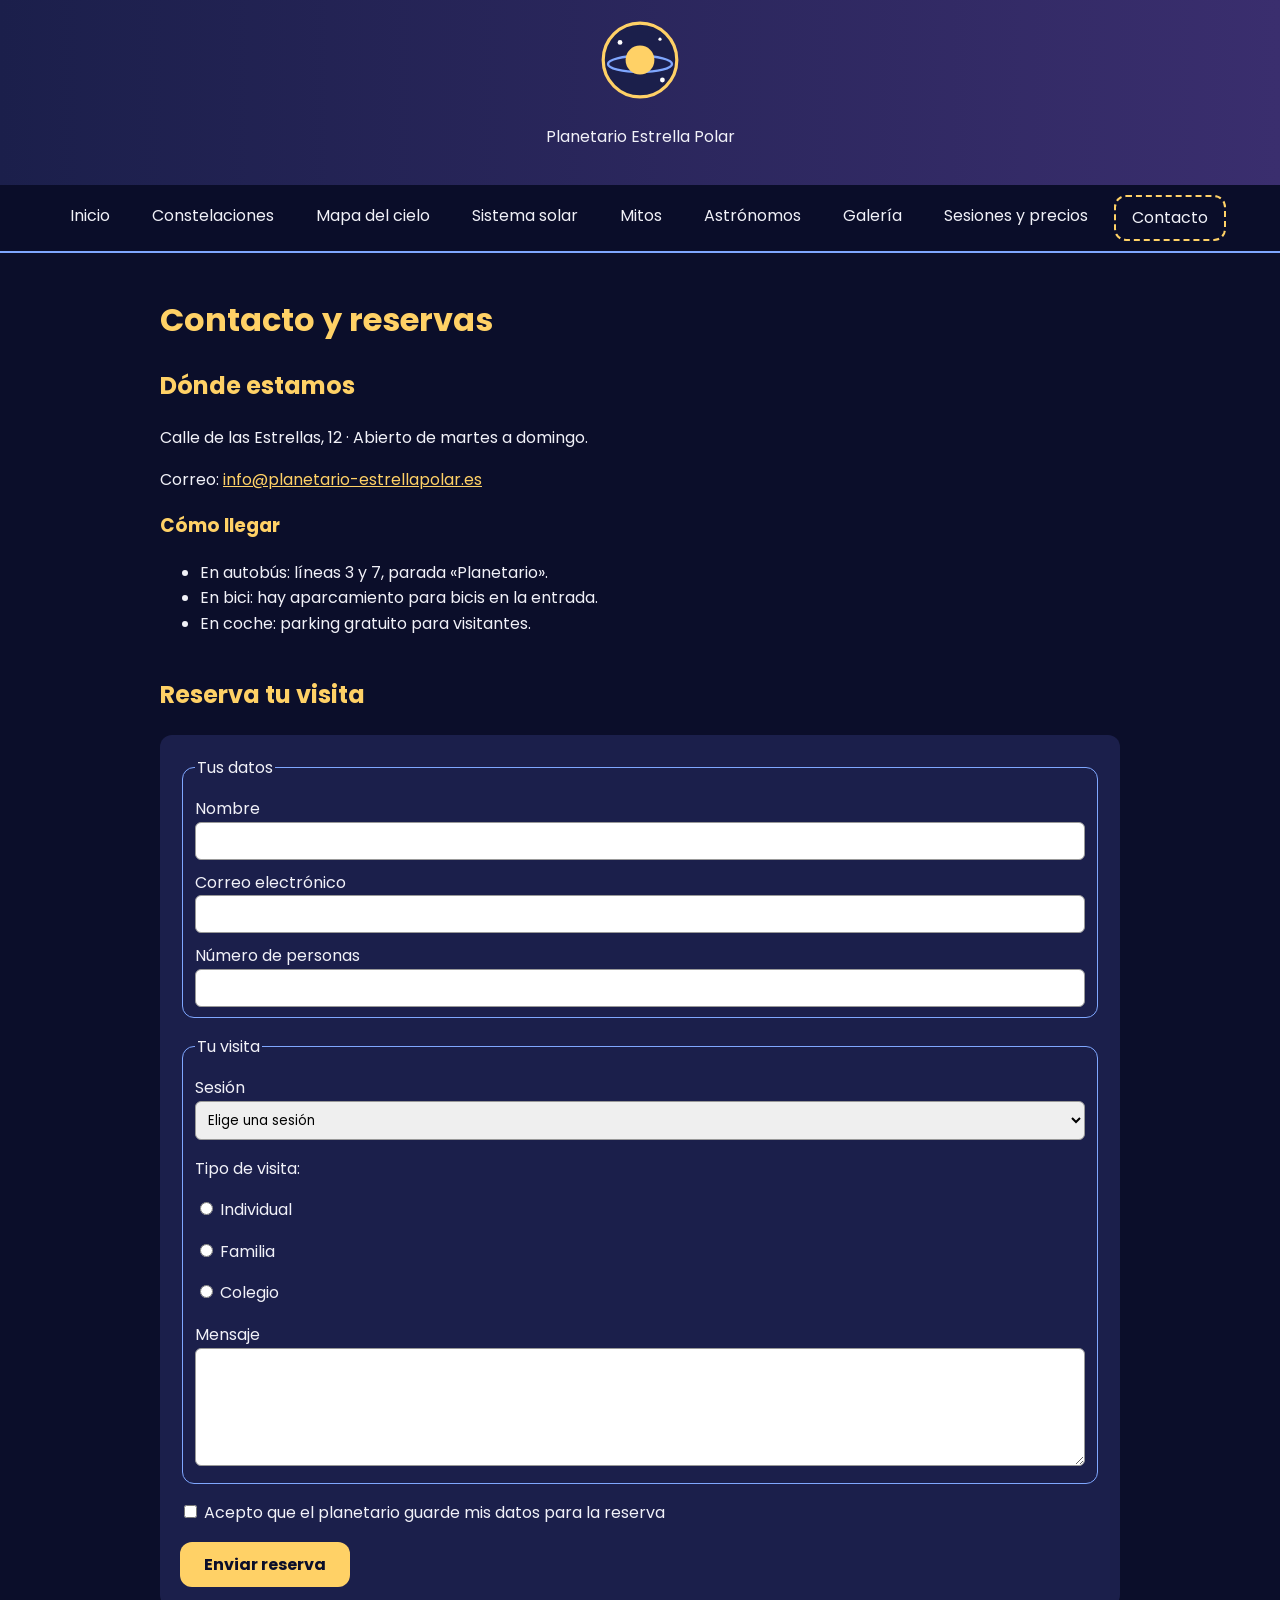
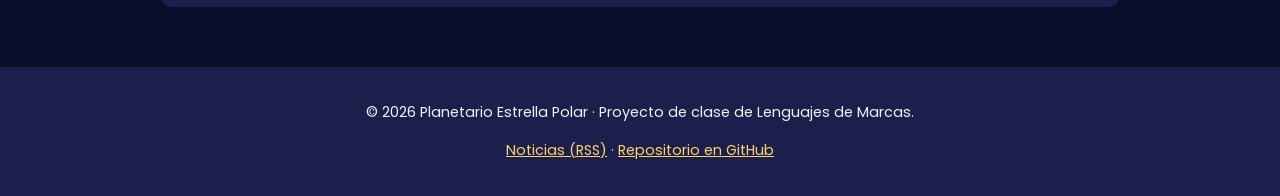
<file: contacto.html>
<!DOCTYPE html>
<html lang="es">
<head>
  <meta charset="UTF-8">
  <meta name="viewport" content="width=device-width, initial-scale=1.0">
  <meta name="description" content="Contacta con el planetario y reserva tu visita con nuestro formulario.">
  <title>Contacto · Planetario Estrella Polar</title>
  <link rel="icon" href="img/favicon.svg" type="image/svg+xml">
  <link rel="alternate" type="application/rss+xml" title="Noticias del planetario" href="noticias.xml">
  <link href="https://fonts.googleapis.com/css2?family=Poppins:wght@400;700&amp;display=swap" rel="stylesheet">
  <link rel="stylesheet" href="css/estilos.css?v=3">
  <script src="js/script.js?v=2" defer></script>
</head>
<body>
  <header>
    <img class="logo" src="img/logo.svg" alt="Logotipo del planetario: un planeta amarillo con un anillo azul" width="80" height="80">
    <p>Planetario Estrella Polar</p>
  </header>

  <nav>
    <ul>
      <li><a href="index.html">Inicio</a></li>
      <li><a href="constelaciones.html">Constelaciones</a></li>
      <li><a href="mapa.html">Mapa del cielo</a></li>
      <li><a href="sistema-solar.html">Sistema solar</a></li>
      <li><a href="mitos.html">Mitos</a></li>
      <li><a href="astronomos.html">Astrónomos</a></li>
      <li><a href="galeria.html">Galería</a></li>
      <li><a href="sesiones.html">Sesiones y precios</a></li>
      <li><a href="contacto.html" class="activo">Contacto</a></li>
    </ul>
  </nav>

  <main>
    <h1>Contacto y reservas</h1>

    <section>
      <h2>Dónde estamos</h2>
      <p>Calle de las Estrellas, 12 · Abierto de martes a domingo.</p>
      <p>Correo: <a href="mailto:info@planetario-estrellapolar.es">info@planetario-estrellapolar.es</a></p>
      <h3>Cómo llegar</h3>
      <ul>
        <li>En autobús: líneas 3 y 7, parada «Planetario».</li>
        <li>En bici: hay aparcamiento para bicis en la entrada.</li>
        <li>En coche: parking gratuito para visitantes.</li>
      </ul>
    </section>

    <section>
      <h2>Reserva tu visita</h2>
      <form action="#" method="post">
        <fieldset>
          <legend>Tus datos</legend>
          <label for="nombre">Nombre</label>
          <input class="campo" type="text" id="nombre" name="nombre" required>

          <label for="correo">Correo electrónico</label>
          <input class="campo" type="email" id="correo" name="correo" required>

          <label for="personas">Número de personas</label>
          <input class="campo" type="number" id="personas" name="personas" min="1" max="30" required>
        </fieldset>

        <fieldset>
          <legend>Tu visita</legend>
          <label for="sesion">Sesión</label>
          <select class="campo" id="sesion" name="sesion" required>
            <option value="">Elige una sesión</option>
            <option value="cielo">El cielo de esta noche</option>
            <option value="invierno">Constelaciones de invierno</option>
            <option value="mitos">Mitos de las estrellas</option>
            <option value="telescopio">Noche de observación</option>
          </select>

          <p>Tipo de visita:</p>
          <p>
            <input type="radio" id="individual" name="tipo" value="individual" required>
            <label class="opcion" for="individual">Individual</label>
          </p>
          <p>
            <input type="radio" id="familia" name="tipo" value="familia">
            <label class="opcion" for="familia">Familia</label>
          </p>
          <p>
            <input type="radio" id="colegio" name="tipo" value="colegio">
            <label class="opcion" for="colegio">Colegio</label>
          </p>

          <label for="mensaje">Mensaje</label>
          <textarea class="campo" id="mensaje" name="mensaje" rows="5"></textarea>
        </fieldset>

        <p>
          <input type="checkbox" id="acepto" name="acepto" required>
          <label class="opcion" for="acepto">Acepto que el planetario guarde mis datos para la reserva</label>
        </p>

        <button type="submit">Enviar reserva</button>
      </form>
    </section>
  </main>

  <footer>
    <p>&copy; 2026 Planetario Estrella Polar · Proyecto de clase de Lenguajes de Marcas.</p>
    <p>
      <a href="noticias.xml">Noticias (RSS)</a> ·
      <a href="https://github.com/kiravsl2018/planetario-trabajo" target="_blank" rel="noopener">Repositorio en GitHub</a>
    </p>
  </footer>
</body>
</html>
</file>
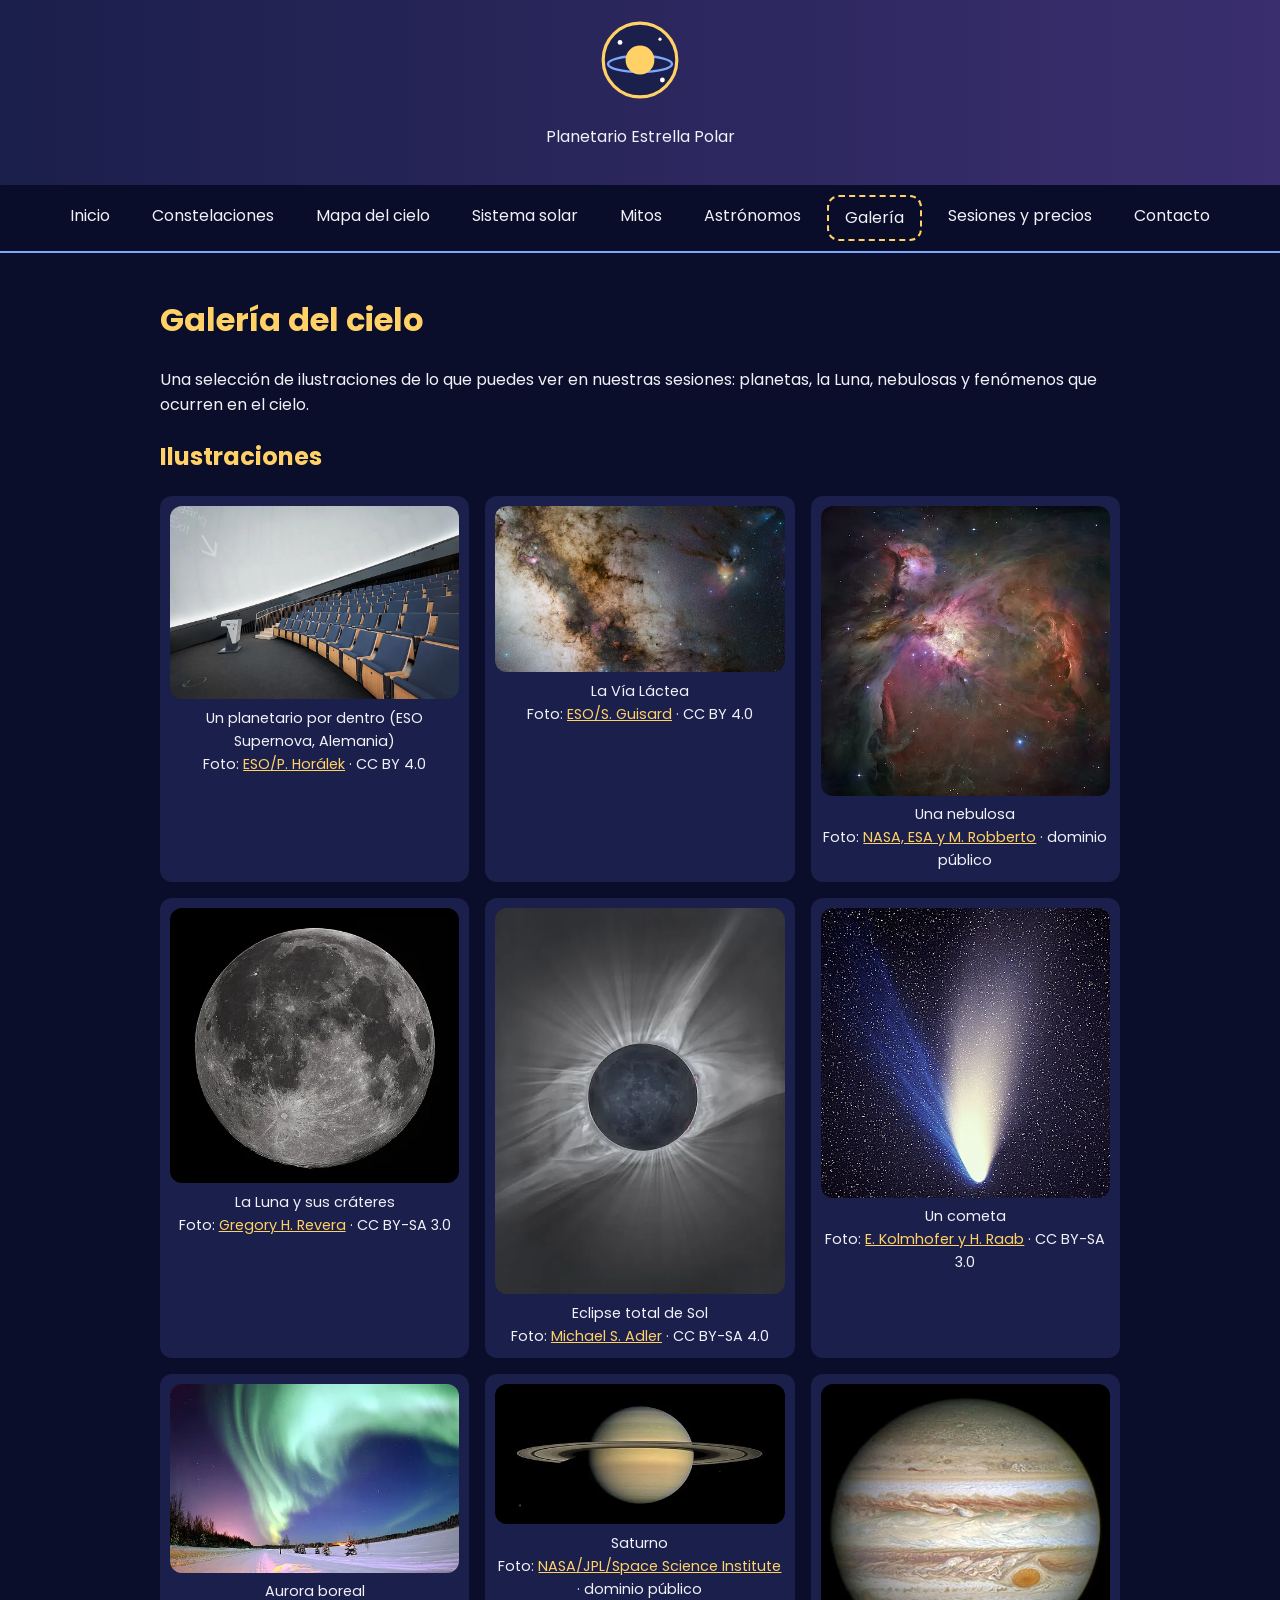
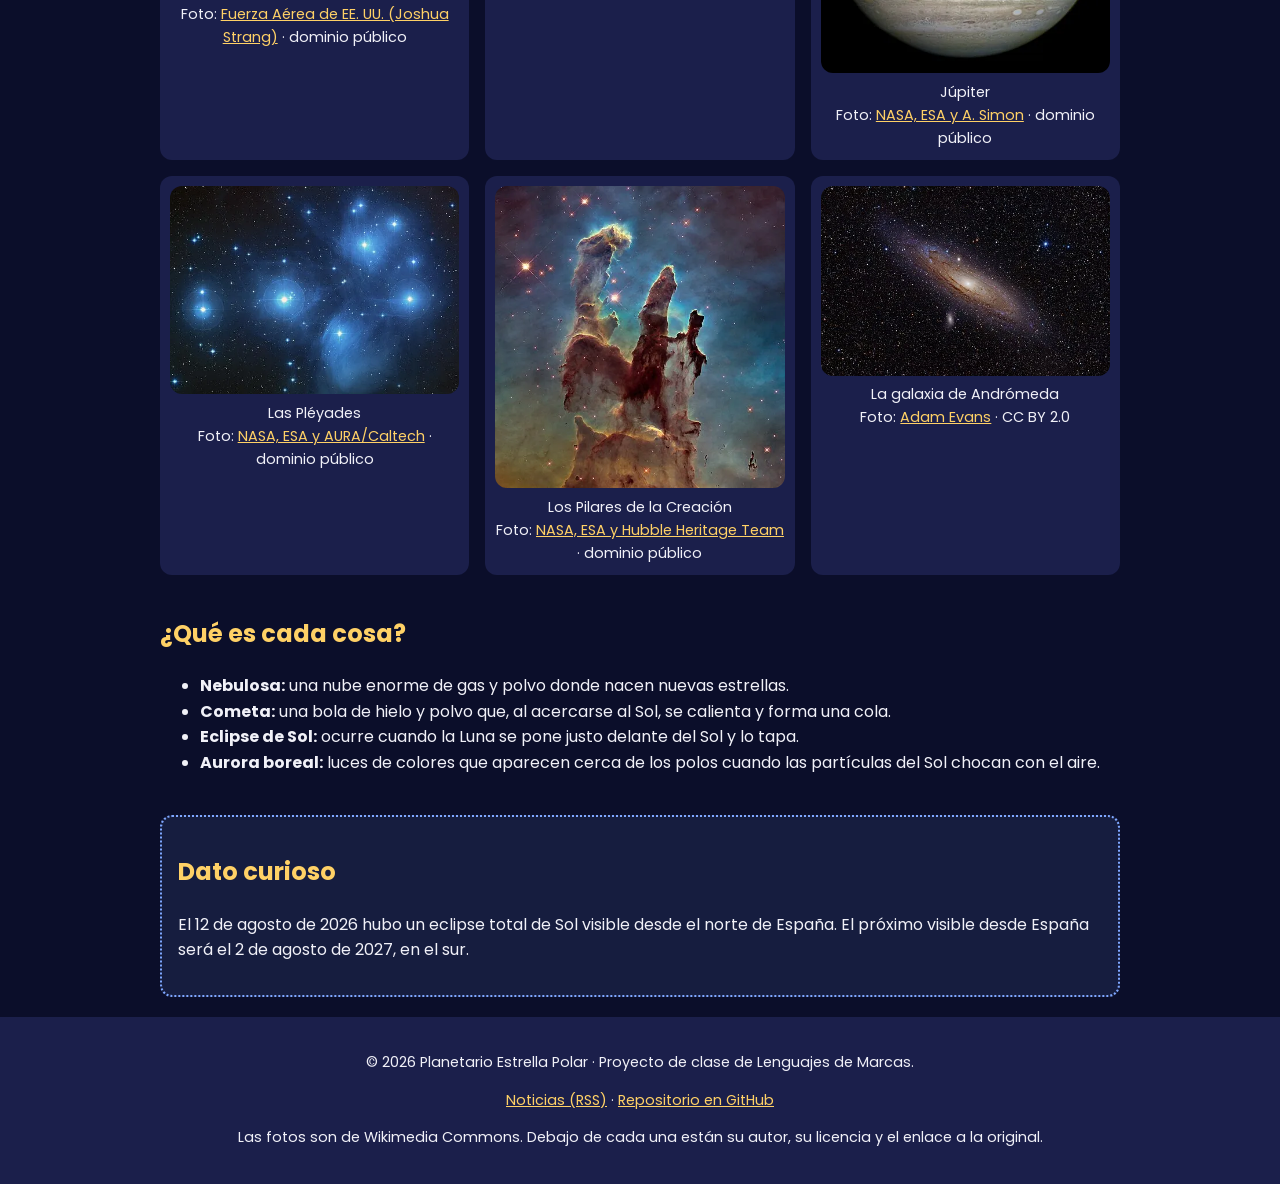
<file: galeria.html>
<!DOCTYPE html>
<html lang="es">
<head>
  <meta charset="UTF-8">
  <meta name="viewport" content="width=device-width, initial-scale=1.0">
  <meta name="description" content="Galería de ilustraciones del cielo: planetas, la Luna, nebulosas, cometas y eclipses.">
  <title>Galería · Planetario Estrella Polar</title>
  <link rel="icon" href="img/favicon.svg" type="image/svg+xml">
  <link rel="alternate" type="application/rss+xml" title="Noticias del planetario" href="noticias.xml">
  <link href="https://fonts.googleapis.com/css2?family=Poppins:wght@400;700&amp;display=swap" rel="stylesheet">
  <link rel="stylesheet" href="css/estilos.css?v=3">
  <script src="js/script.js?v=2" defer></script>
</head>
<body>
  <header>
    <img class="logo" src="img/logo.svg" alt="Logotipo del planetario: un planeta amarillo con un anillo azul" width="80" height="80">
    <p>Planetario Estrella Polar</p>
  </header>

  <nav>
    <ul>
      <li><a href="index.html">Inicio</a></li>
      <li><a href="constelaciones.html">Constelaciones</a></li>
      <li><a href="mapa.html">Mapa del cielo</a></li>
      <li><a href="sistema-solar.html">Sistema solar</a></li>
      <li><a href="mitos.html">Mitos</a></li>
      <li><a href="astronomos.html">Astrónomos</a></li>
      <li><a href="galeria.html" class="activo">Galería</a></li>
      <li><a href="sesiones.html">Sesiones y precios</a></li>
      <li><a href="contacto.html">Contacto</a></li>
    </ul>
  </nav>

  <main>
    <h1>Galería del cielo</h1>
    <p>Una selección de ilustraciones de lo que puedes ver en nuestras sesiones: planetas, la Luna, nebulosas y fenómenos que ocurren en el cielo.</p>

    <section>
      <h2>Ilustraciones</h2>
      <div class="galeria">
        <figure>
          <img src="img/planetario-eso.webp" alt="Interior del planetario ESO Supernova, en Alemania, con el cielo proyectado en la cúpula" width="960" height="640">
          <figcaption>Un planetario por dentro (ESO Supernova, Alemania)<br>Foto: <a href="https://commons.wikimedia.org/wiki/File:ESO_Supernova's_planetarium_(upr_IMG_5566-CC).jpg" target="_blank" rel="noopener">ESO/P. Horálek</a> · CC BY 4.0</figcaption>
        </figure>
        <figure>
          <img src="img/via-lactea.webp" alt="La Vía Láctea cruzando el cielo nocturno" width="960" height="550">
          <figcaption>La Vía Láctea<br>Foto: <a href="https://commons.wikimedia.org/wiki/File:Guisard_-_Milky_Way.jpg" target="_blank" rel="noopener">ESO/S. Guisard</a> · CC BY 4.0</figcaption>
        </figure>
        <figure>
          <img src="img/nebulosa-orion.webp" alt="La nebulosa de Orión fotografiada por el telescopio Hubble" width="500" height="500">
          <figcaption>Una nebulosa<br>Foto: <a href="https://commons.wikimedia.org/wiki/File:Orion_Nebula_-_Hubble_2006_mosaic_18000.jpg" target="_blank" rel="noopener">NASA, ESA y M. Robberto</a> · dominio público</figcaption>
        </figure>
        <figure>
          <img src="img/luna.webp" alt="La Luna llena con sus cráteres y sus mares" width="500" height="475">
          <figcaption>La Luna y sus cráteres<br>Foto: <a href="https://commons.wikimedia.org/wiki/File:FullMoon2010.jpg" target="_blank" rel="noopener">Gregory H. Revera</a> · CC BY-SA 3.0</figcaption>
        </figure>
        <figure>
          <img src="img/eclipse.webp" alt="Eclipse total de Sol de 2017 con la corona brillando alrededor de la Luna" width="500" height="667">
          <figcaption>Eclipse total de Sol<br>Foto: <a href="https://commons.wikimedia.org/wiki/File:Total_Solar_Eclipse_8-21-17.jpg" target="_blank" rel="noopener">Michael S. Adler</a> · CC BY-SA 4.0</figcaption>
        </figure>
        <figure>
          <img src="img/cometa-hale-bopp.webp" alt="El cometa Hale-Bopp con sus dos colas" width="500" height="500">
          <figcaption>Un cometa<br>Foto: <a href="https://commons.wikimedia.org/wiki/File:Comet_Hale-Bopp_1995O1.jpg" target="_blank" rel="noopener">E. Kolmhofer y H. Raab</a> · CC BY-SA 3.0</figcaption>
        </figure>
        <figure>
          <img src="img/aurora.webp" alt="Aurora boreal verde sobre un lago de Alaska" width="500" height="326">
          <figcaption>Aurora boreal<br>Foto: <a href="https://commons.wikimedia.org/wiki/File:Aurora_borealis_over_Eielson_Air_Force_Base%2C_Alaska.jpg" target="_blank" rel="noopener">Fuerza Aérea de EE. UU. (Joshua Strang)</a> · dominio público</figcaption>
        </figure>
        <figure>
          <img src="img/saturno.webp" alt="Saturno y sus anillos fotografiados por la sonda Cassini" width="500" height="242">
          <figcaption>Saturno<br>Foto: <a href="https://commons.wikimedia.org/wiki/File:Saturn_during_Equinox.jpg" target="_blank" rel="noopener">NASA/JPL/Space Science Institute</a> · dominio público</figcaption>
        </figure>
        <figure>
          <img src="img/jupiter.webp" alt="Júpiter con sus bandas de nubes y la Gran Mancha Roja, visto por el telescopio Hubble" width="500" height="500">
          <figcaption>Júpiter<br>Foto: <a href="https://commons.wikimedia.org/wiki/File:Jupiter_and_its_shrunken_Great_Red_Spot.jpg" target="_blank" rel="noopener">NASA, ESA y A. Simon</a> · dominio público</figcaption>
        </figure>
        <figure>
          <img src="img/pleyades.webp" alt="El cúmulo de las Pléyades, con sus estrellas azules rodeadas de polvo" width="500" height="360">
          <figcaption>Las Pléyades<br>Foto: <a href="https://commons.wikimedia.org/wiki/File:Pleiades_large.jpg" target="_blank" rel="noopener">NASA, ESA y AURA/Caltech</a> · dominio público</figcaption>
        </figure>
        <figure>
          <img src="img/pilares-creacion.webp" alt="Los Pilares de la Creación, columnas de gas y polvo fotografiadas por el Hubble" width="500" height="522">
          <figcaption>Los Pilares de la Creación<br>Foto: <a href="https://commons.wikimedia.org/wiki/File:Pillars_of_creation_2014_HST_WFC3-UVIS_full-res_denoised.jpg" target="_blank" rel="noopener">NASA, ESA y Hubble Heritage Team</a> · dominio público</figcaption>
        </figure>
        <figure>
          <img src="img/galaxia-andromeda.webp" alt="La galaxia de Andrómeda, con forma de espiral alargada" width="500" height="328">
          <figcaption>La galaxia de Andrómeda<br>Foto: <a href="https://commons.wikimedia.org/wiki/File:Andromeda_Galaxy_(with_h-alpha).jpg" target="_blank" rel="noopener">Adam Evans</a> · CC BY 2.0</figcaption>
        </figure>
      </div>
    </section>

    <section>
      <h2>¿Qué es cada cosa?</h2>
      <ul>
        <li><strong>Nebulosa:</strong> una nube enorme de gas y polvo donde nacen nuevas estrellas.</li>
        <li><strong>Cometa:</strong> una bola de hielo y polvo que, al acercarse al Sol, se calienta y forma una cola.</li>
        <li><strong>Eclipse de Sol:</strong> ocurre cuando la Luna se pone justo delante del Sol y lo tapa.</li>
        <li><strong>Aurora boreal:</strong> luces de colores que aparecen cerca de los polos cuando las partículas del Sol chocan con el aire.</li>
      </ul>
    </section>

    <aside class="dato-curioso">
      <h2>Dato curioso</h2>
      <p>El 12 de agosto de 2026 hubo un eclipse total de Sol visible desde el norte de España. El próximo visible desde España será el 2 de agosto de 2027, en el sur.</p>
    </aside>
  </main>

  <footer>
    <p>&copy; 2026 Planetario Estrella Polar · Proyecto de clase de Lenguajes de Marcas.</p>
    <p>
      <a href="noticias.xml">Noticias (RSS)</a> ·
      <a href="https://github.com/kiravsl2018/planetario-trabajo" target="_blank" rel="noopener">Repositorio en GitHub</a>
    </p>
    <p>Las fotos son de Wikimedia Commons. Debajo de cada una están su autor, su licencia y el enlace a la original.</p>
  </footer>
</body>
</html>
</file>
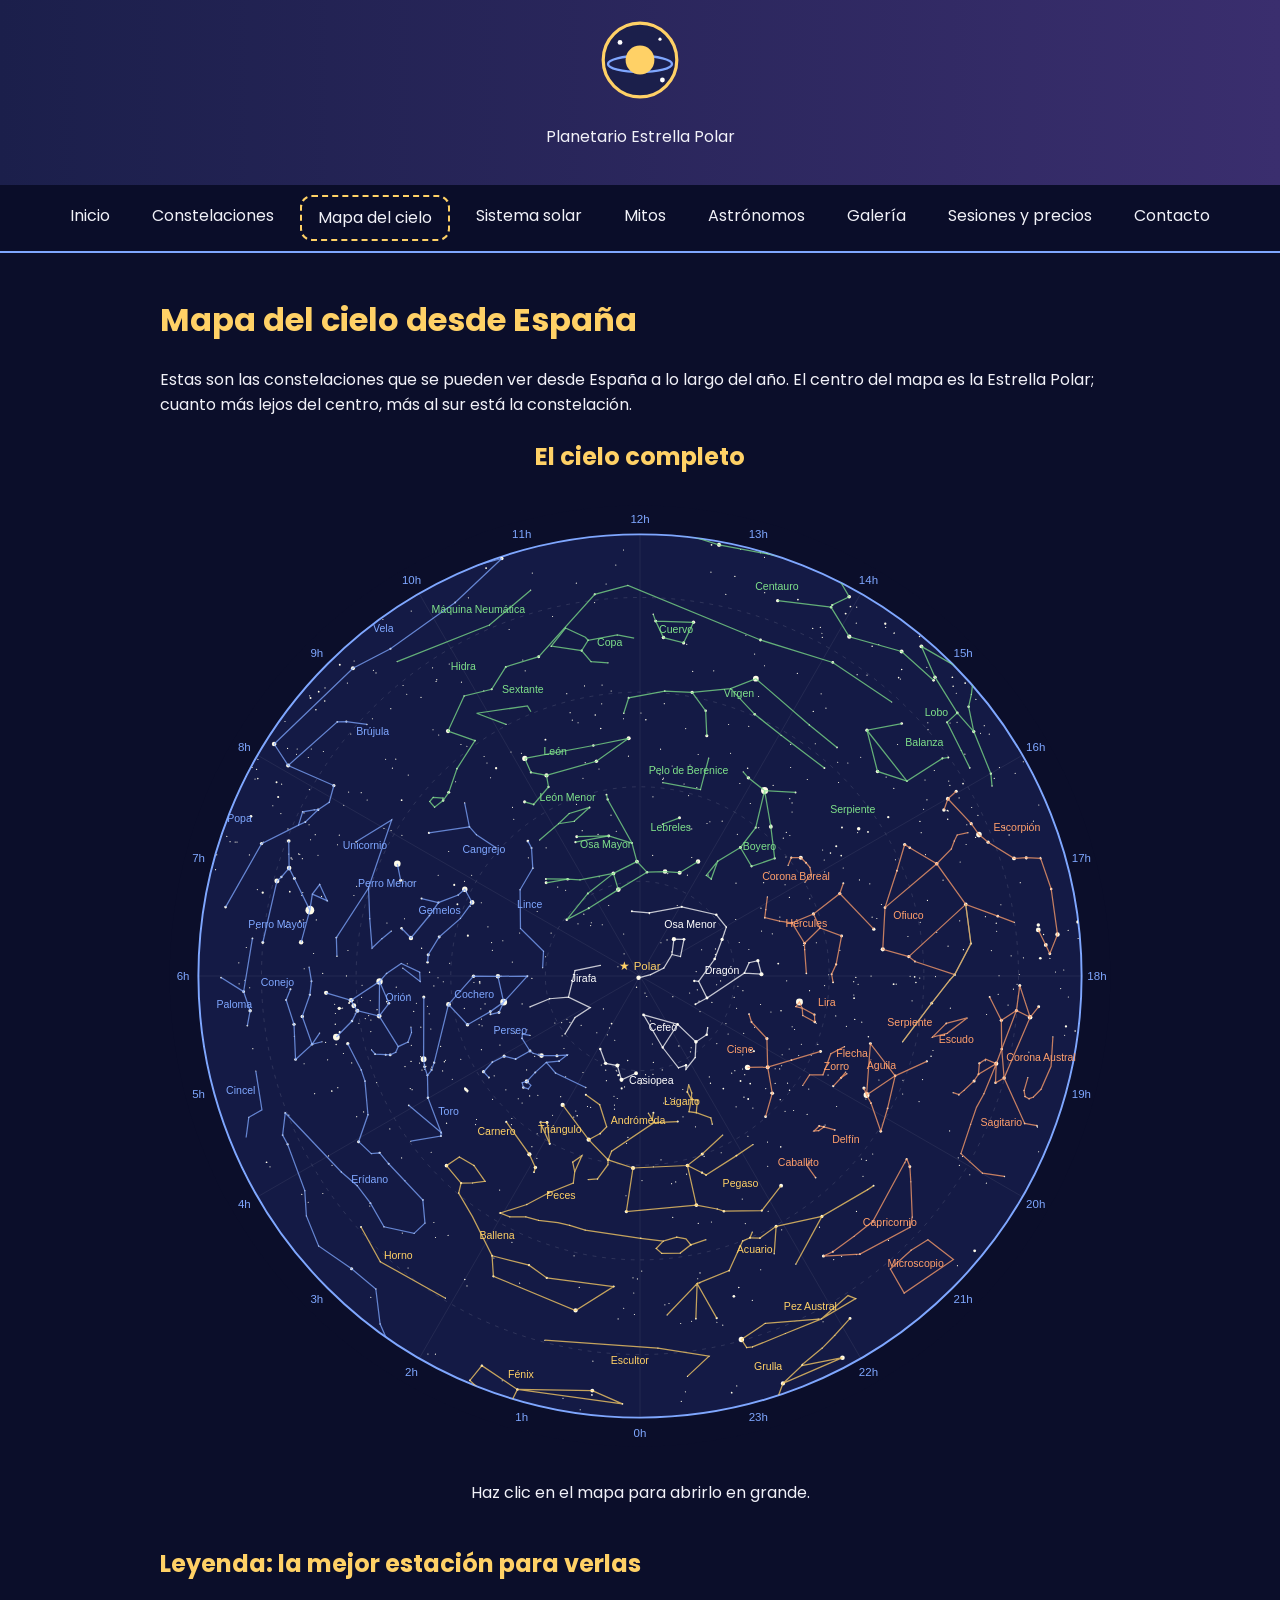
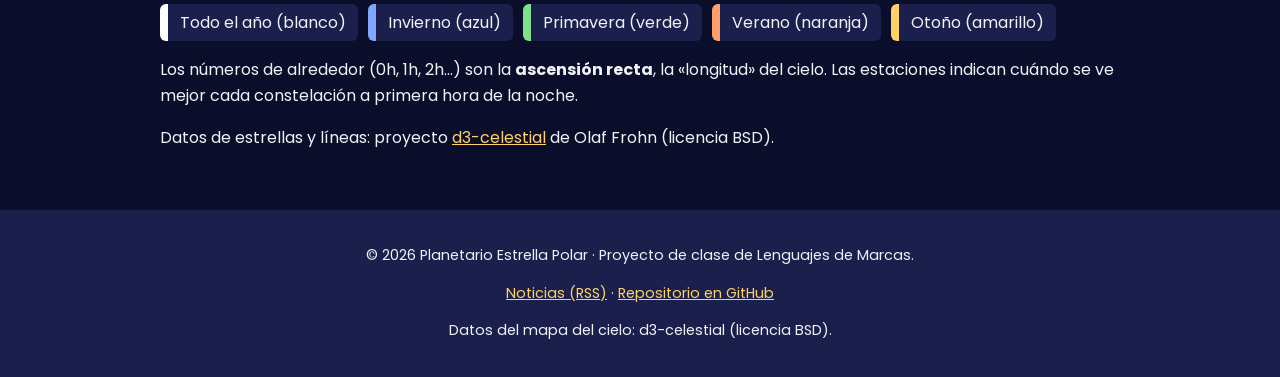
<file: mapa.html>
<!DOCTYPE html>
<html lang="es">
<head>
  <meta charset="UTF-8">
  <meta name="viewport" content="width=device-width, initial-scale=1.0">
  <meta name="description" content="Mapa del cielo con todas las constelaciones que se pueden ver desde España, por estaciones.">
  <title>Mapa del cielo · Planetario Estrella Polar</title>
  <link rel="icon" href="img/favicon.svg" type="image/svg+xml">
  <link rel="alternate" type="application/rss+xml" title="Noticias del planetario" href="noticias.xml">
  <link href="https://fonts.googleapis.com/css2?family=Poppins:wght@400;700&amp;display=swap" rel="stylesheet">
  <link rel="stylesheet" href="css/estilos.css?v=3">
  <script src="js/script.js?v=2" defer></script>
</head>
<body>
  <header>
    <img class="logo" src="img/logo.svg" alt="Logotipo del planetario: un planeta amarillo con un anillo azul" width="80" height="80">
    <p>Planetario Estrella Polar</p>
  </header>

  <nav>
    <ul>
      <li><a href="index.html">Inicio</a></li>
      <li><a href="constelaciones.html">Constelaciones</a></li>
      <li><a href="mapa.html" class="activo">Mapa del cielo</a></li>
      <li><a href="sistema-solar.html">Sistema solar</a></li>
      <li><a href="mitos.html">Mitos</a></li>
      <li><a href="astronomos.html">Astrónomos</a></li>
      <li><a href="galeria.html">Galería</a></li>
      <li><a href="sesiones.html">Sesiones y precios</a></li>
      <li><a href="contacto.html">Contacto</a></li>
    </ul>
  </nav>

  <main>
    <h1>Mapa del cielo desde España</h1>
    <p>Estas son las constelaciones que se pueden ver desde España a lo largo del año. El centro del mapa es la Estrella Polar; cuanto más lejos del centro, más al sur está la constelación.</p>

    <section class="mapa">
      <h2>El cielo completo</h2>
      <a href="img/mapa-cielo.svg" target="_blank" rel="noopener">
        <img src="img/mapa-cielo.svg" alt="Mapa circular del cielo con las constelaciones visibles desde España, unidas por líneas de colores según la estación del año, con la Estrella Polar en el centro" width="1000" height="1000">
      </a>
      <p>Haz clic en el mapa para abrirlo en grande.</p>
    </section>

    <section>
      <h2>Leyenda: la mejor estación para verlas</h2>
      <ul class="leyenda">
        <li class="todo-el-ano">Todo el año (blanco)</li>
        <li class="invierno">Invierno (azul)</li>
        <li class="primavera">Primavera (verde)</li>
        <li class="verano">Verano (naranja)</li>
        <li class="otono">Otoño (amarillo)</li>
      </ul>
      <p>Los números de alrededor (0h, 1h, 2h…) son la <strong>ascensión recta</strong>, la «longitud» del cielo. Las estaciones indican cuándo se ve mejor cada constelación a primera hora de la noche.</p>
      <p>Datos de estrellas y líneas: proyecto <a href="https://github.com/ofrohn/d3-celestial" target="_blank" rel="noopener">d3-celestial</a> de Olaf Frohn (licencia BSD).</p>
    </section>
  </main>

  <footer>
    <p>&copy; 2026 Planetario Estrella Polar · Proyecto de clase de Lenguajes de Marcas.</p>
    <p>
      <a href="noticias.xml">Noticias (RSS)</a> ·
      <a href="https://github.com/kiravsl2018/planetario-trabajo" target="_blank" rel="noopener">Repositorio en GitHub</a>
    </p>
    <p>Datos del mapa del cielo: d3-celestial (licencia BSD).</p>
  </footer>
</body>
</html>
</file>
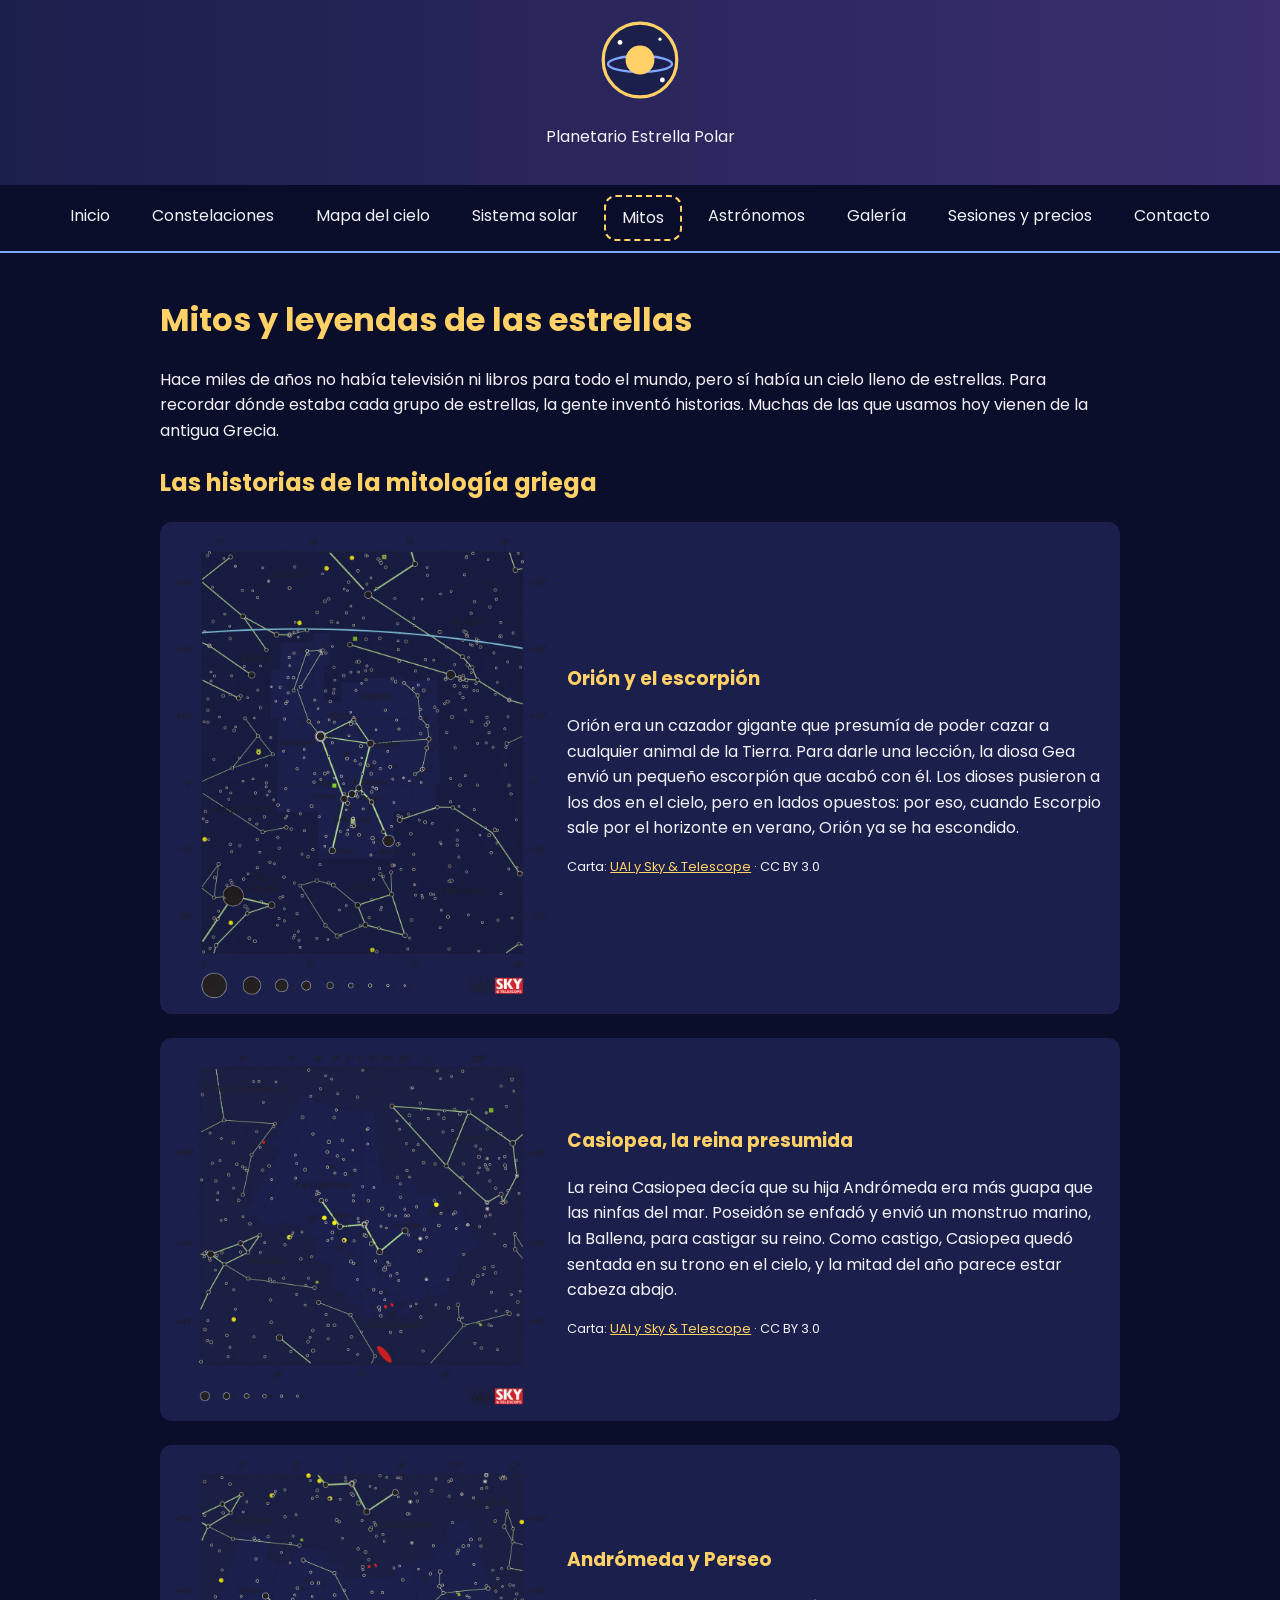
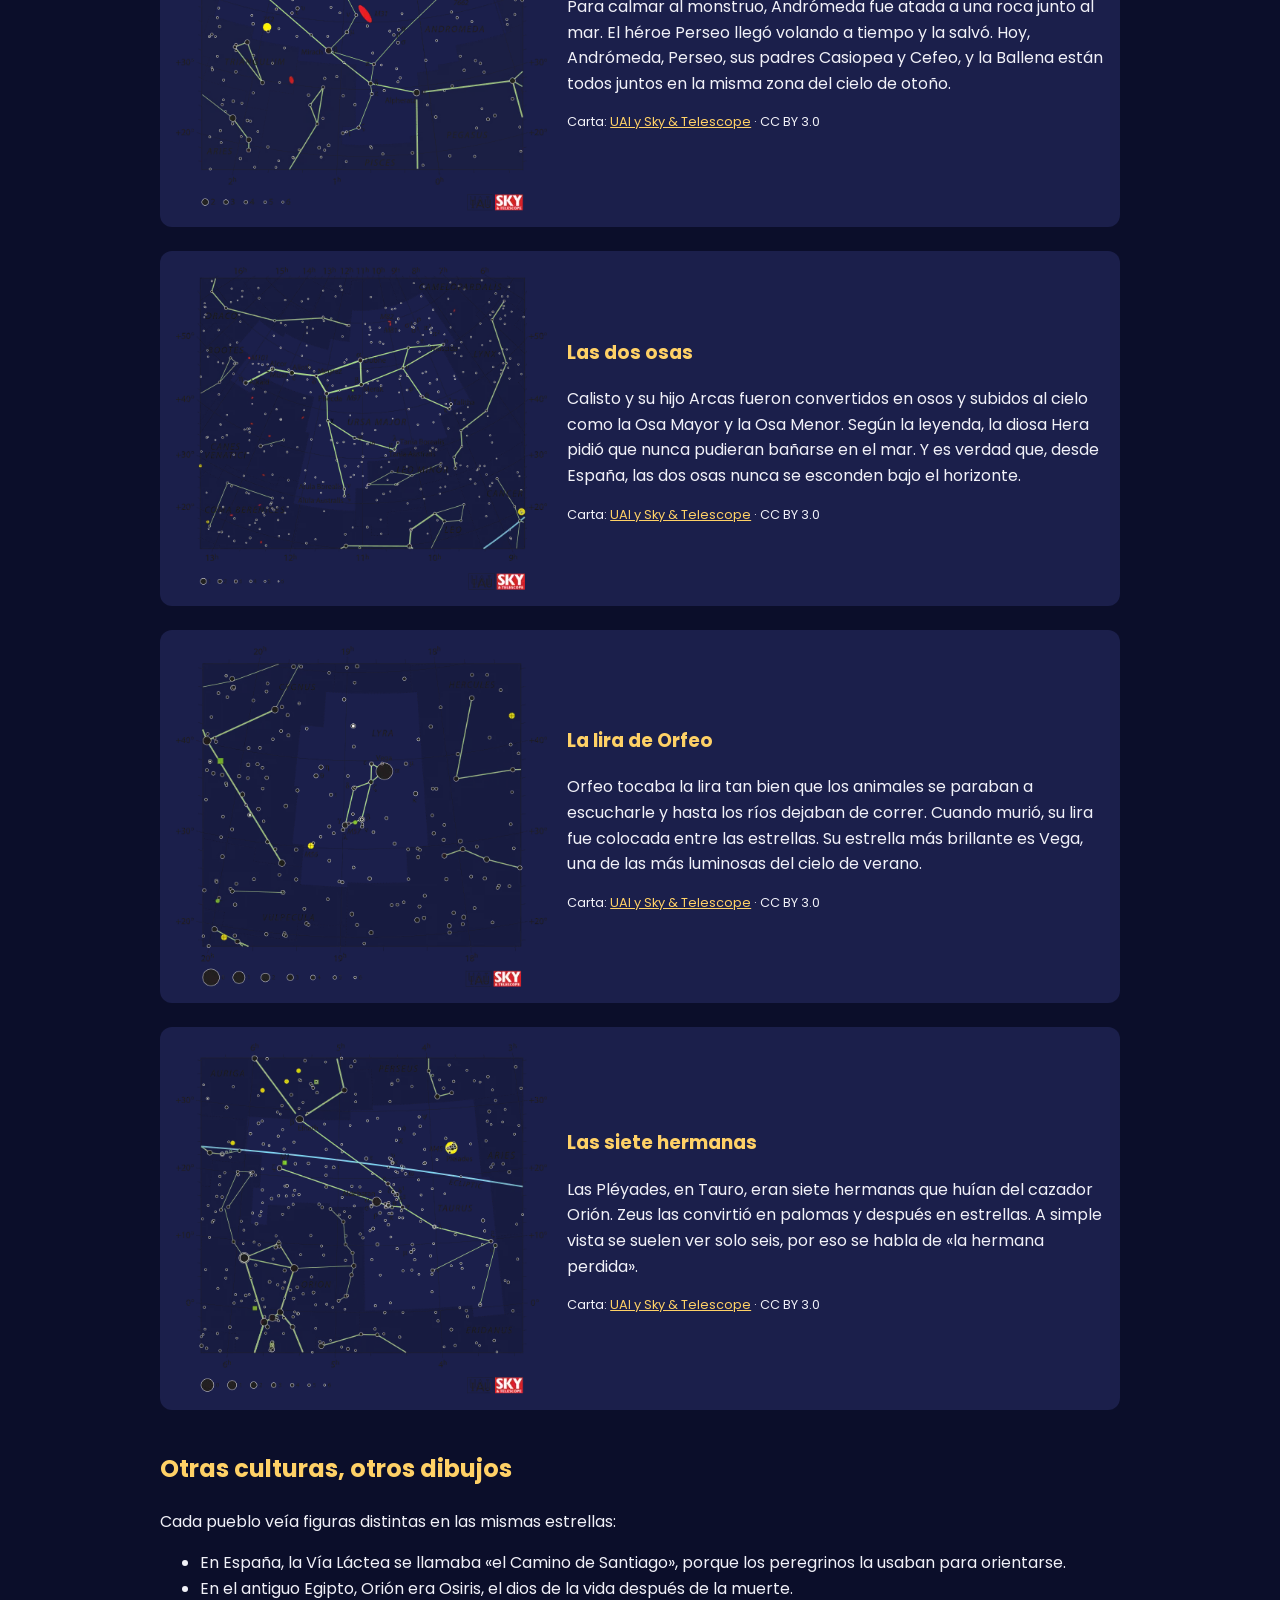
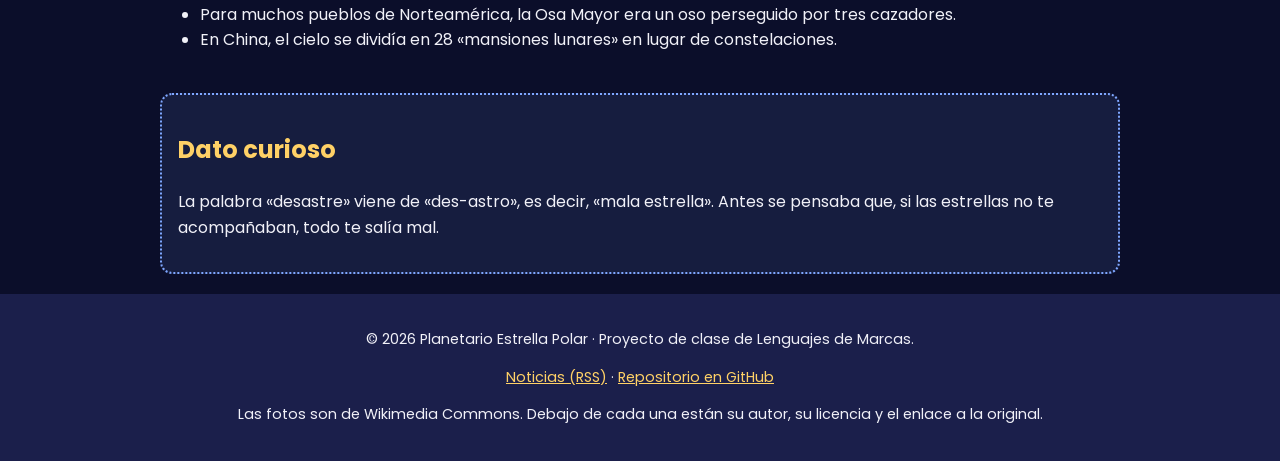
<file: mitos.html>
<!DOCTYPE html>
<html lang="es">
<head>
  <meta charset="UTF-8">
  <meta name="viewport" content="width=device-width, initial-scale=1.0">
  <meta name="description" content="Mitos y leyendas que explican el origen de los nombres de las constelaciones.">
  <title>Mitos · Planetario Estrella Polar</title>
  <link rel="icon" href="img/favicon.svg" type="image/svg+xml">
  <link rel="alternate" type="application/rss+xml" title="Noticias del planetario" href="noticias.xml">
  <link href="https://fonts.googleapis.com/css2?family=Poppins:wght@400;700&amp;display=swap" rel="stylesheet">
  <link rel="stylesheet" href="css/estilos.css?v=3">
  <script src="js/script.js?v=2" defer></script>
</head>
<body>
  <header>
    <img class="logo" src="img/logo.svg" alt="Logotipo del planetario: un planeta amarillo con un anillo azul" width="80" height="80">
    <p>Planetario Estrella Polar</p>
  </header>

  <nav>
    <ul>
      <li><a href="index.html">Inicio</a></li>
      <li><a href="constelaciones.html">Constelaciones</a></li>
      <li><a href="mapa.html">Mapa del cielo</a></li>
      <li><a href="sistema-solar.html">Sistema solar</a></li>
      <li><a href="mitos.html" class="activo">Mitos</a></li>
      <li><a href="astronomos.html">Astrónomos</a></li>
      <li><a href="galeria.html">Galería</a></li>
      <li><a href="sesiones.html">Sesiones y precios</a></li>
      <li><a href="contacto.html">Contacto</a></li>
    </ul>
  </nav>

  <main>
    <h1>Mitos y leyendas de las estrellas</h1>
    <p>Hace miles de años no había televisión ni libros para todo el mundo, pero sí había un cielo lleno de estrellas. Para recordar dónde estaba cada grupo de estrellas, la gente inventó historias. Muchas de las que usamos hoy vienen de la antigua Grecia.</p>

    <section>
      <h2>Las historias de la mitología griega</h2>
      <article class="mito">
        <img src="img/orion.webp" alt="Carta de la constelación de Orión con sus estrellas principales" width="500" height="620">
        <div>
          <h3>Orión y el escorpión</h3>
          <p>Orión era un cazador gigante que presumía de poder cazar a cualquier animal de la Tierra. Para darle una lección, la diosa Gea envió un pequeño escorpión que acabó con él. Los dioses pusieron a los dos en el cielo, pero en lados opuestos: por eso, cuando Escorpio sale por el horizonte en verano, Orión ya se ha escondido.</p>
          <p class="credito">Carta: <a href="https://commons.wikimedia.org/wiki/File:Orion_IAU.svg" target="_blank" rel="noopener">UAI y Sky &amp; Telescope</a> · CC BY 3.0</p>
        </div>
      </article>

      <article class="mito">
        <img src="img/casiopea.webp" alt="Carta de la constelación de Casiopea con sus estrellas principales" width="500" height="473">
        <div>
          <h3>Casiopea, la reina presumida</h3>
          <p>La reina Casiopea decía que su hija Andrómeda era más guapa que las ninfas del mar. Poseidón se enfadó y envió un monstruo marino, la Ballena, para castigar su reino. Como castigo, Casiopea quedó sentada en su trono en el cielo, y la mitad del año parece estar cabeza abajo.</p>
          <p class="credito">Carta: <a href="https://commons.wikimedia.org/wiki/File:Cassiopeia_IAU.svg" target="_blank" rel="noopener">UAI y Sky &amp; Telescope</a> · CC BY 3.0</p>
        </div>
      </article>

      <article class="mito">
        <img src="img/andromeda.webp" alt="Carta de la constelación de Andrómeda con sus estrellas principales" width="500" height="471">
        <div>
          <h3>Andrómeda y Perseo</h3>
          <p>Para calmar al monstruo, Andrómeda fue atada a una roca junto al mar. El héroe Perseo llegó volando a tiempo y la salvó. Hoy, Andrómeda, Perseo, sus padres Casiopea y Cefeo, y la Ballena están todos juntos en la misma zona del cielo de otoño.</p>
          <p class="credito">Carta: <a href="https://commons.wikimedia.org/wiki/File:Andromeda_IAU.svg" target="_blank" rel="noopener">UAI y Sky &amp; Telescope</a> · CC BY 3.0</p>
        </div>
      </article>

      <article class="mito">
        <img src="img/osa-mayor.webp" alt="Carta de la constelación de la Osa Mayor con sus estrellas principales" width="500" height="435">
        <div>
          <h3>Las dos osas</h3>
          <p>Calisto y su hijo Arcas fueron convertidos en osos y subidos al cielo como la Osa Mayor y la Osa Menor. Según la leyenda, la diosa Hera pidió que nunca pudieran bañarse en el mar. Y es verdad que, desde España, las dos osas nunca se esconden bajo el horizonte.</p>
          <p class="credito">Carta: <a href="https://commons.wikimedia.org/wiki/File:Ursa_Major_IAU.svg" target="_blank" rel="noopener">UAI y Sky &amp; Telescope</a> · CC BY 3.0</p>
        </div>
      </article>

      <article class="mito">
        <img src="img/lira.webp" alt="Carta de la constelación de la Lira con sus estrellas principales" width="500" height="460">
        <div>
          <h3>La lira de Orfeo</h3>
          <p>Orfeo tocaba la lira tan bien que los animales se paraban a escucharle y hasta los ríos dejaban de correr. Cuando murió, su lira fue colocada entre las estrellas. Su estrella más brillante es Vega, una de las más luminosas del cielo de verano.</p>
          <p class="credito">Carta: <a href="https://commons.wikimedia.org/wiki/File:Lyra_IAU.svg" target="_blank" rel="noopener">UAI y Sky &amp; Telescope</a> · CC BY 3.0</p>
        </div>
      </article>

      <article class="mito">
        <img src="img/tauro.webp" alt="Carta de la constelación de Tauro con sus estrellas principales" width="500" height="473">
        <div>
          <h3>Las siete hermanas</h3>
          <p>Las Pléyades, en Tauro, eran siete hermanas que huían del cazador Orión. Zeus las convirtió en palomas y después en estrellas. A simple vista se suelen ver solo seis, por eso se habla de «la hermana perdida».</p>
          <p class="credito">Carta: <a href="https://commons.wikimedia.org/wiki/File:Taurus_IAU.svg" target="_blank" rel="noopener">UAI y Sky &amp; Telescope</a> · CC BY 3.0</p>
        </div>
      </article>
    </section>

    <section>
      <h2>Otras culturas, otros dibujos</h2>
      <p>Cada pueblo veía figuras distintas en las mismas estrellas:</p>
      <ul>
        <li>En España, la Vía Láctea se llamaba «el Camino de Santiago», porque los peregrinos la usaban para orientarse.</li>
        <li>En el antiguo Egipto, Orión era Osiris, el dios de la vida después de la muerte.</li>
        <li>Para muchos pueblos de Norteamérica, la Osa Mayor era un oso perseguido por tres cazadores.</li>
        <li>En China, el cielo se dividía en 28 «mansiones lunares» en lugar de constelaciones.</li>
      </ul>
    </section>

    <aside class="dato-curioso">
      <h2>Dato curioso</h2>
      <p>La palabra «desastre» viene de «des-astro», es decir, «mala estrella». Antes se pensaba que, si las estrellas no te acompañaban, todo te salía mal.</p>
    </aside>
  </main>

  <footer>
    <p>&copy; 2026 Planetario Estrella Polar · Proyecto de clase de Lenguajes de Marcas.</p>
    <p>
      <a href="noticias.xml">Noticias (RSS)</a> ·
      <a href="https://github.com/kiravsl2018/planetario-trabajo" target="_blank" rel="noopener">Repositorio en GitHub</a>
    </p>
    <p>Las fotos son de Wikimedia Commons. Debajo de cada una están su autor, su licencia y el enlace a la original.</p>
  </footer>
</body>
</html>
</file>
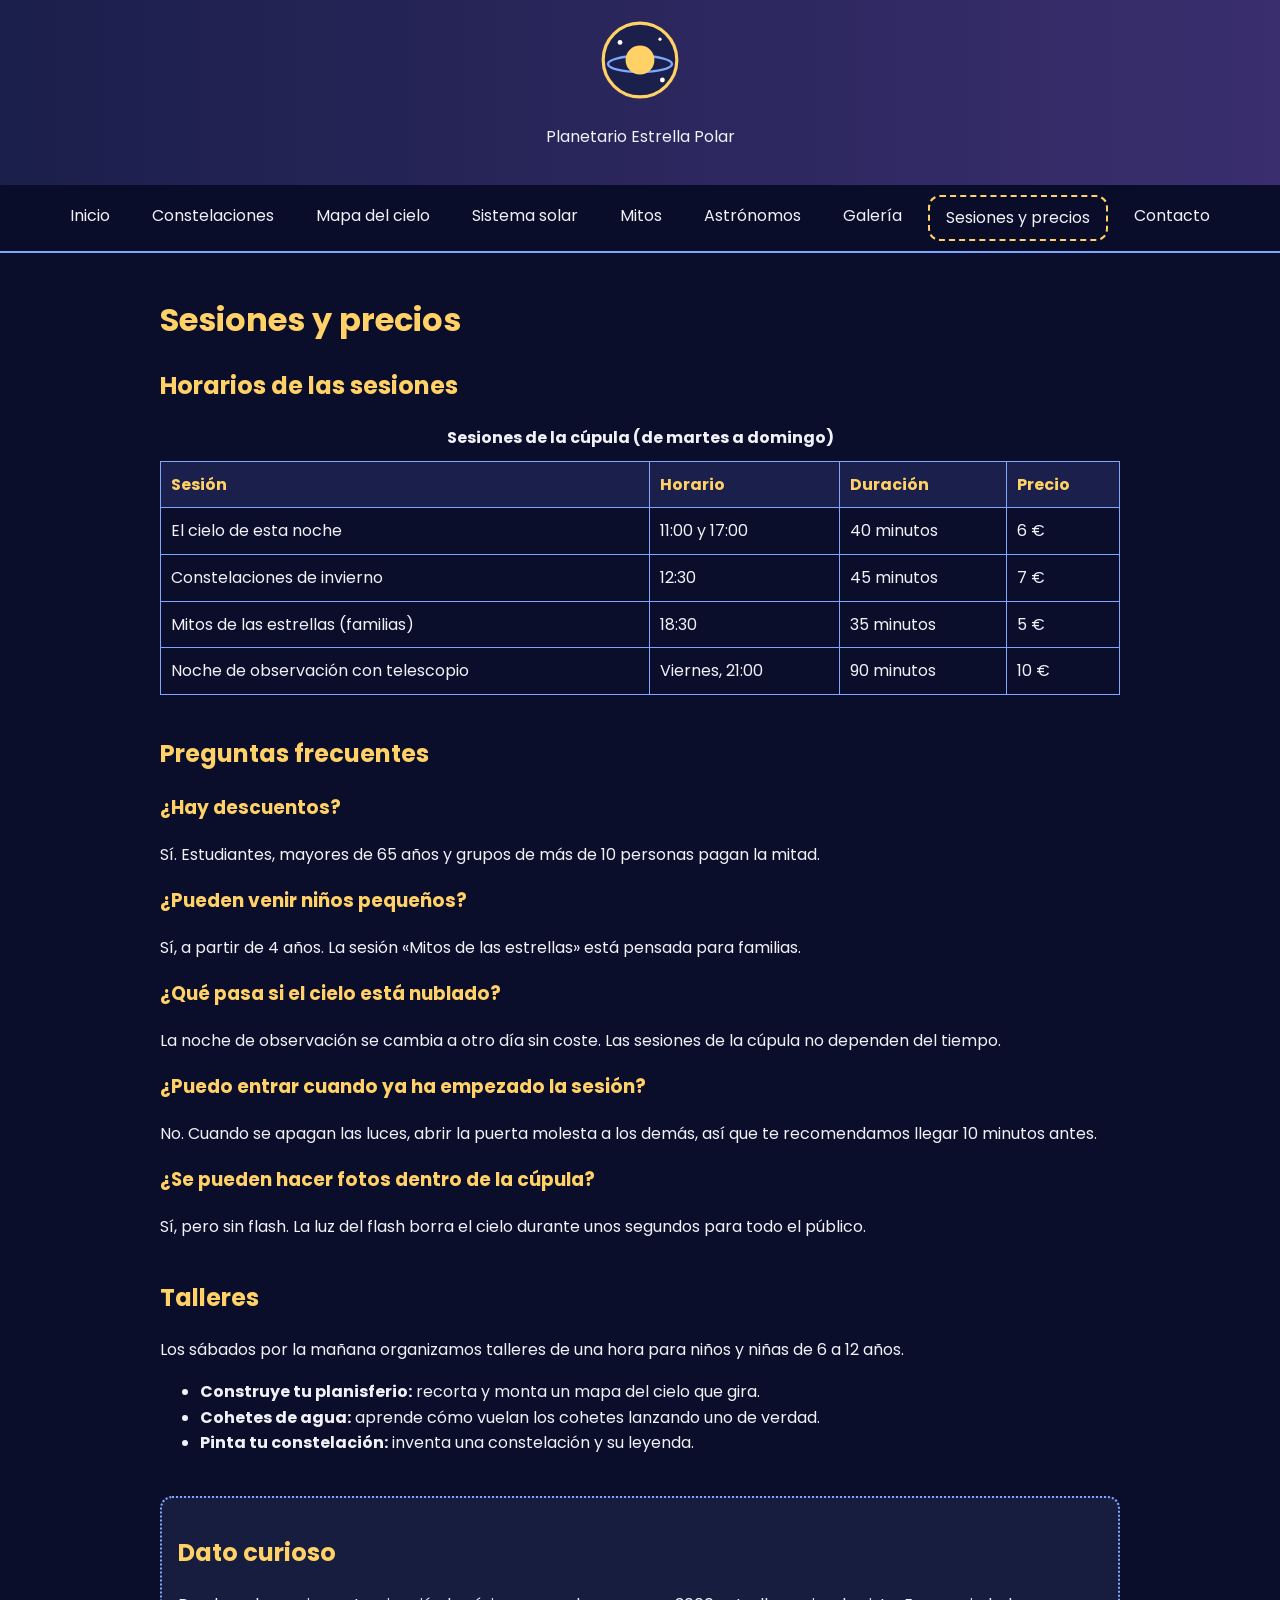
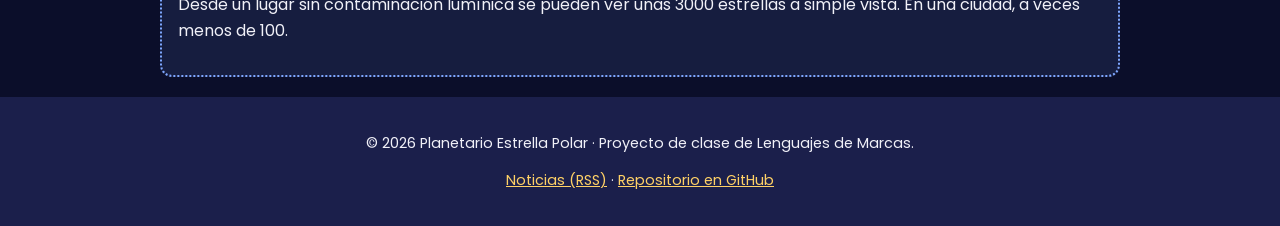
<file: sesiones.html>
<!DOCTYPE html>
<html lang="es">
<head>
  <meta charset="UTF-8">
  <meta name="viewport" content="width=device-width, initial-scale=1.0">
  <meta name="description" content="Horarios, precios, talleres y preguntas frecuentes de las sesiones del planetario.">
  <title>Sesiones y precios · Planetario Estrella Polar</title>
  <link rel="icon" href="img/favicon.svg" type="image/svg+xml">
  <link rel="alternate" type="application/rss+xml" title="Noticias del planetario" href="noticias.xml">
  <link href="https://fonts.googleapis.com/css2?family=Poppins:wght@400;700&amp;display=swap" rel="stylesheet">
  <link rel="stylesheet" href="css/estilos.css?v=3">
  <script src="js/script.js?v=2" defer></script>
</head>
<body>
  <header>
    <img class="logo" src="img/logo.svg" alt="Logotipo del planetario: un planeta amarillo con un anillo azul" width="80" height="80">
    <p>Planetario Estrella Polar</p>
  </header>

  <nav>
    <ul>
      <li><a href="index.html">Inicio</a></li>
      <li><a href="constelaciones.html">Constelaciones</a></li>
      <li><a href="mapa.html">Mapa del cielo</a></li>
      <li><a href="sistema-solar.html">Sistema solar</a></li>
      <li><a href="mitos.html">Mitos</a></li>
      <li><a href="astronomos.html">Astrónomos</a></li>
      <li><a href="galeria.html">Galería</a></li>
      <li><a href="sesiones.html" class="activo">Sesiones y precios</a></li>
      <li><a href="contacto.html">Contacto</a></li>
    </ul>
  </nav>

  <main>
    <h1>Sesiones y precios</h1>

    <section>
      <h2>Horarios de las sesiones</h2>
      <table>
        <caption>Sesiones de la cúpula (de martes a domingo)</caption>
        <thead>
          <tr>
            <th>Sesión</th>
            <th>Horario</th>
            <th>Duración</th>
            <th>Precio</th>
          </tr>
        </thead>
        <tbody>
          <tr>
            <td>El cielo de esta noche</td>
            <td>11:00 y 17:00</td>
            <td>40 minutos</td>
            <td>6 €</td>
          </tr>
          <tr>
            <td>Constelaciones de invierno</td>
            <td>12:30</td>
            <td>45 minutos</td>
            <td>7 €</td>
          </tr>
          <tr>
            <td>Mitos de las estrellas (familias)</td>
            <td>18:30</td>
            <td>35 minutos</td>
            <td>5 €</td>
          </tr>
          <tr>
            <td>Noche de observación con telescopio</td>
            <td>Viernes, 21:00</td>
            <td>90 minutos</td>
            <td>10 €</td>
          </tr>
        </tbody>
      </table>
    </section>

    <section>
      <h2>Preguntas frecuentes</h2>
      <article>
        <h3>¿Hay descuentos?</h3>
        <p>Sí. Estudiantes, mayores de 65 años y grupos de más de 10 personas pagan la mitad.</p>
      </article>
      <article>
        <h3>¿Pueden venir niños pequeños?</h3>
        <p>Sí, a partir de 4 años. La sesión «Mitos de las estrellas» está pensada para familias.</p>
      </article>
      <article>
        <h3>¿Qué pasa si el cielo está nublado?</h3>
        <p>La noche de observación se cambia a otro día sin coste. Las sesiones de la cúpula no dependen del tiempo.</p>
      </article>
      <article>
        <h3>¿Puedo entrar cuando ya ha empezado la sesión?</h3>
        <p>No. Cuando se apagan las luces, abrir la puerta molesta a los demás, así que te recomendamos llegar 10 minutos antes.</p>
      </article>
      <article>
        <h3>¿Se pueden hacer fotos dentro de la cúpula?</h3>
        <p>Sí, pero sin flash. La luz del flash borra el cielo durante unos segundos para todo el público.</p>
      </article>
    </section>

    <section>
      <h2>Talleres</h2>
      <p>Los sábados por la mañana organizamos talleres de una hora para niños y niñas de 6 a 12 años.</p>
      <ul>
        <li><strong>Construye tu planisferio:</strong> recorta y monta un mapa del cielo que gira.</li>
        <li><strong>Cohetes de agua:</strong> aprende cómo vuelan los cohetes lanzando uno de verdad.</li>
        <li><strong>Pinta tu constelación:</strong> inventa una constelación y su leyenda.</li>
      </ul>
    </section>

    <aside class="dato-curioso">
      <h2>Dato curioso</h2>
      <p>Desde un lugar sin contaminación lumínica se pueden ver unas 3000 estrellas a simple vista. En una ciudad, a veces menos de 100.</p>
    </aside>
  </main>

  <footer>
    <p>&copy; 2026 Planetario Estrella Polar · Proyecto de clase de Lenguajes de Marcas.</p>
    <p>
      <a href="noticias.xml">Noticias (RSS)</a> ·
      <a href="https://github.com/kiravsl2018/planetario-trabajo" target="_blank" rel="noopener">Repositorio en GitHub</a>
    </p>
  </footer>
</body>
</html>
</file>
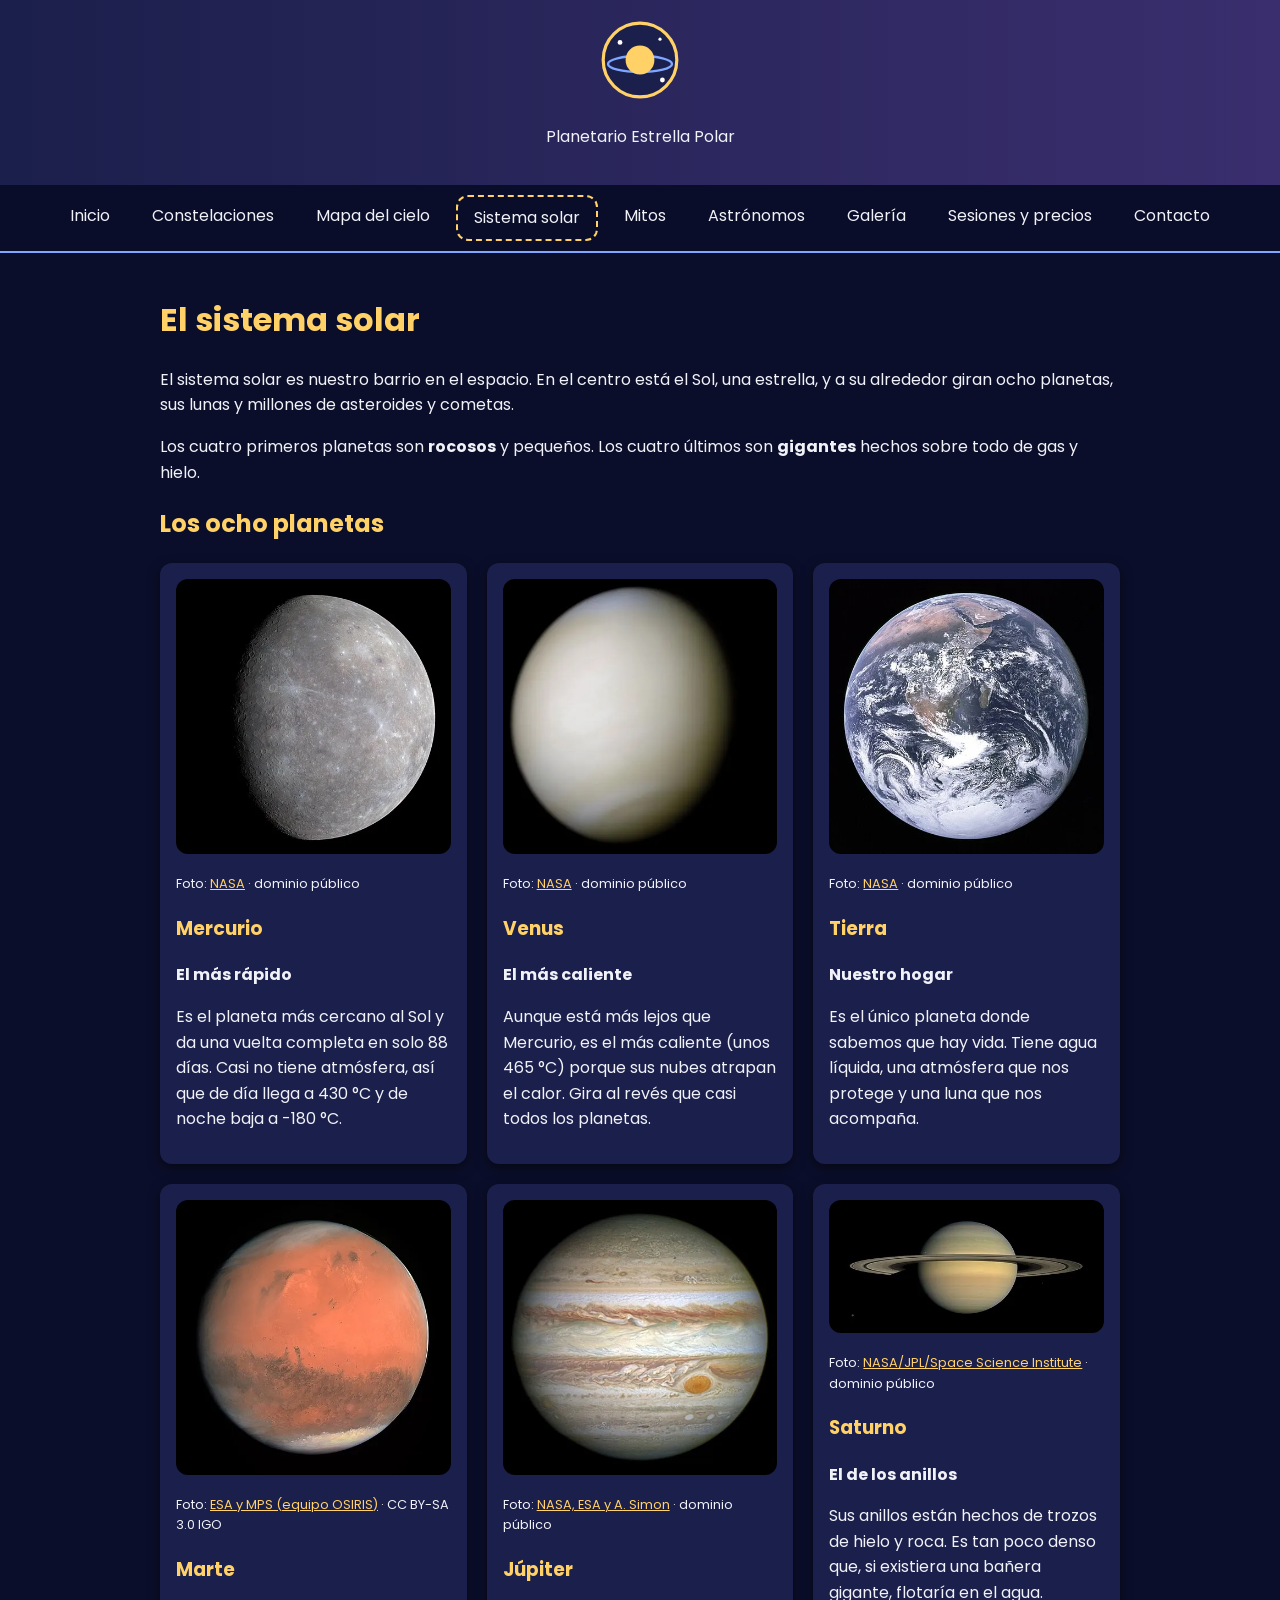
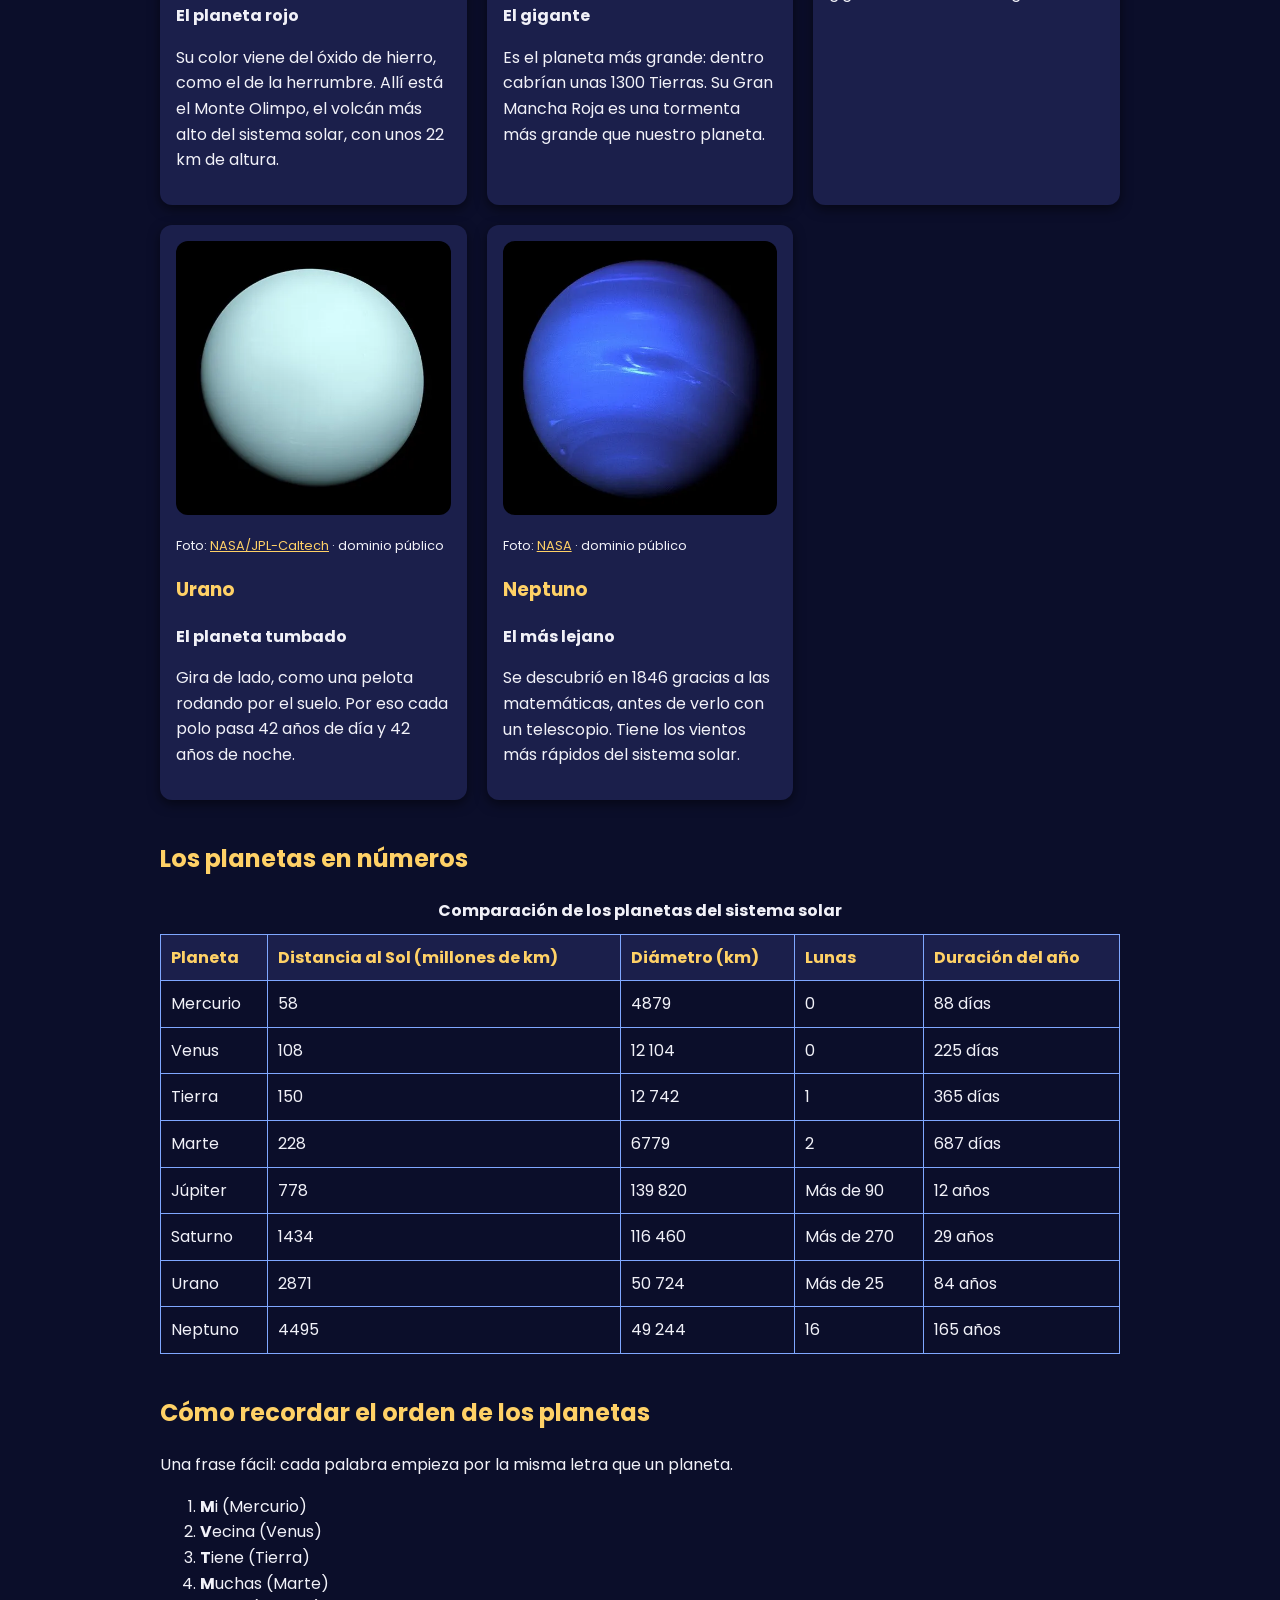
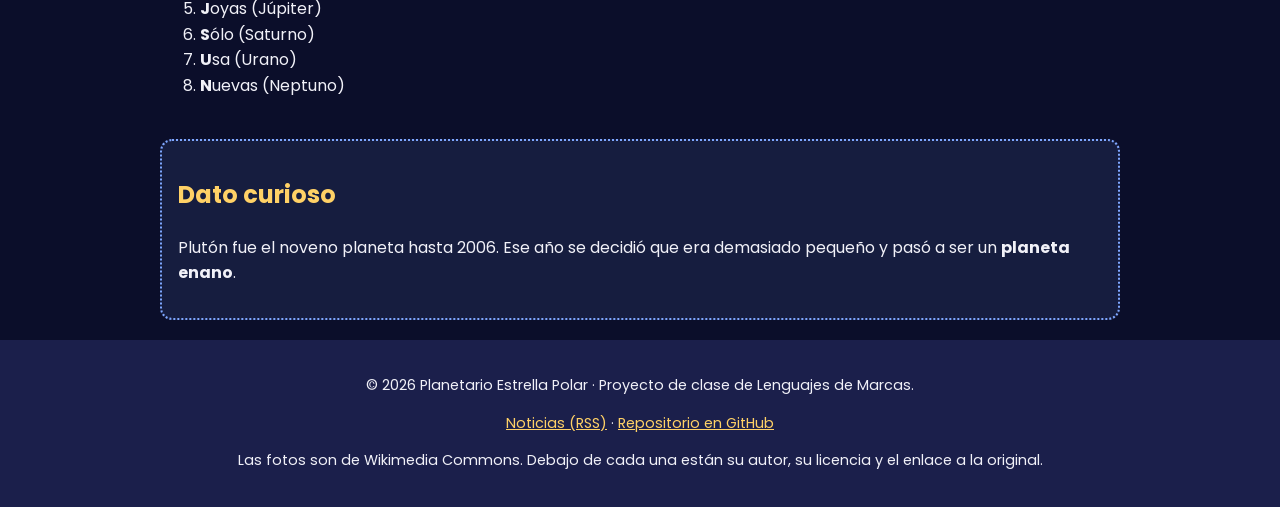
<file: sistema-solar.html>
<!DOCTYPE html>
<html lang="es">
<head>
  <meta charset="UTF-8">
  <meta name="viewport" content="width=device-width, initial-scale=1.0">
  <meta name="description" content="Los ocho planetas del sistema solar, sus curiosidades y una tabla para compararlos.">
  <title>Sistema solar · Planetario Estrella Polar</title>
  <link rel="icon" href="img/favicon.svg" type="image/svg+xml">
  <link rel="alternate" type="application/rss+xml" title="Noticias del planetario" href="noticias.xml">
  <link href="https://fonts.googleapis.com/css2?family=Poppins:wght@400;700&amp;display=swap" rel="stylesheet">
  <link rel="stylesheet" href="css/estilos.css?v=3">
  <script src="js/script.js?v=2" defer></script>
</head>
<body>
  <header>
    <img class="logo" src="img/logo.svg" alt="Logotipo del planetario: un planeta amarillo con un anillo azul" width="80" height="80">
    <p>Planetario Estrella Polar</p>
  </header>

  <nav>
    <ul>
      <li><a href="index.html">Inicio</a></li>
      <li><a href="constelaciones.html">Constelaciones</a></li>
      <li><a href="mapa.html">Mapa del cielo</a></li>
      <li><a href="sistema-solar.html" class="activo">Sistema solar</a></li>
      <li><a href="mitos.html">Mitos</a></li>
      <li><a href="astronomos.html">Astrónomos</a></li>
      <li><a href="galeria.html">Galería</a></li>
      <li><a href="sesiones.html">Sesiones y precios</a></li>
      <li><a href="contacto.html">Contacto</a></li>
    </ul>
  </nav>

  <main>
    <h1>El sistema solar</h1>
    <p>El sistema solar es nuestro barrio en el espacio. En el centro está el Sol, una estrella, y a su alrededor giran ocho planetas, sus lunas y millones de asteroides y cometas.</p>
    <p>Los cuatro primeros planetas son <strong>rocosos</strong> y pequeños. Los cuatro últimos son <strong>gigantes</strong> hechos sobre todo de gas y hielo.</p>

    <section>
      <h2>Los ocho planetas</h2>
      <div class="tarjetas">
        <article class="tarjeta">
          <img src="img/mercurio.webp" alt="Foto de Mercurio tomada por la sonda MESSENGER" width="500" height="500">
          <p class="credito">Foto: <a href="https://commons.wikimedia.org/wiki/File:Mercury_in_color_-_Prockter07-edit1.jpg" target="_blank" rel="noopener">NASA</a> · dominio público</p>
          <h3>Mercurio</h3>
          <p><strong>El más rápido</strong></p>
          <p>Es el planeta más cercano al Sol y da una vuelta completa en solo 88 días. Casi no tiene atmósfera, así que de día llega a 430 °C y de noche baja a -180 °C.</p>
        </article>
        <article class="tarjeta">
          <img src="img/venus.webp" alt="Foto de Venus tomada por la sonda Mariner 10" width="480" height="480">
          <p class="credito">Foto: <a href="https://commons.wikimedia.org/wiki/File:Venus-real_color.jpg" target="_blank" rel="noopener">NASA</a> · dominio público</p>
          <h3>Venus</h3>
          <p><strong>El más caliente</strong></p>
          <p>Aunque está más lejos que Mercurio, es el más caliente (unos 465 °C) porque sus nubes atrapan el calor. Gira al revés que casi todos los planetas.</p>
        </article>
        <article class="tarjeta">
          <img src="img/tierra.webp" alt="La Tierra fotografiada desde la nave Apolo 17" width="500" height="500">
          <p class="credito">Foto: <a href="https://commons.wikimedia.org/wiki/File:The_Earth_seen_from_Apollo_17.jpg" target="_blank" rel="noopener">NASA</a> · dominio público</p>
          <h3>Tierra</h3>
          <p><strong>Nuestro hogar</strong></p>
          <p>Es el único planeta donde sabemos que hay vida. Tiene agua líquida, una atmósfera que nos protege y una luna que nos acompaña.</p>
        </article>
        <article class="tarjeta">
          <img src="img/marte.webp" alt="Foto de Marte tomada por la sonda Rosetta" width="500" height="500">
          <p class="credito">Foto: <a href="https://commons.wikimedia.org/wiki/File:OSIRIS_Mars_true_color.jpg" target="_blank" rel="noopener">ESA y MPS (equipo OSIRIS)</a> · CC BY-SA 3.0 IGO</p>
          <h3>Marte</h3>
          <p><strong>El planeta rojo</strong></p>
          <p>Su color viene del óxido de hierro, como el de la herrumbre. Allí está el Monte Olimpo, el volcán más alto del sistema solar, con unos 22 km de altura.</p>
        </article>
        <article class="tarjeta">
          <img src="img/jupiter.webp" alt="Júpiter con sus bandas de nubes y la Gran Mancha Roja, visto por el telescopio Hubble" width="500" height="500">
          <p class="credito">Foto: <a href="https://commons.wikimedia.org/wiki/File:Jupiter_and_its_shrunken_Great_Red_Spot.jpg" target="_blank" rel="noopener">NASA, ESA y A. Simon</a> · dominio público</p>
          <h3>Júpiter</h3>
          <p><strong>El gigante</strong></p>
          <p>Es el planeta más grande: dentro cabrían unas 1300 Tierras. Su Gran Mancha Roja es una tormenta más grande que nuestro planeta.</p>
        </article>
        <article class="tarjeta">
          <img src="img/saturno.webp" alt="Saturno y sus anillos fotografiados por la sonda Cassini" width="500" height="242">
          <p class="credito">Foto: <a href="https://commons.wikimedia.org/wiki/File:Saturn_during_Equinox.jpg" target="_blank" rel="noopener">NASA/JPL/Space Science Institute</a> · dominio público</p>
          <h3>Saturno</h3>
          <p><strong>El de los anillos</strong></p>
          <p>Sus anillos están hechos de trozos de hielo y roca. Es tan poco denso que, si existiera una bañera gigante, flotaría en el agua.</p>
        </article>
        <article class="tarjeta">
          <img src="img/urano.webp" alt="Foto de Urano tomada por la sonda Voyager 2" width="500" height="500">
          <p class="credito">Foto: <a href="https://commons.wikimedia.org/wiki/File:Uranus2.jpg" target="_blank" rel="noopener">NASA/JPL-Caltech</a> · dominio público</p>
          <h3>Urano</h3>
          <p><strong>El planeta tumbado</strong></p>
          <p>Gira de lado, como una pelota rodando por el suelo. Por eso cada polo pasa 42 años de día y 42 años de noche.</p>
        </article>
        <article class="tarjeta">
          <img src="img/neptuno.webp" alt="Foto de Neptuno tomada por la sonda Voyager 2" width="500" height="500">
          <p class="credito">Foto: <a href="https://commons.wikimedia.org/wiki/File:Neptune_Full.jpg" target="_blank" rel="noopener">NASA</a> · dominio público</p>
          <h3>Neptuno</h3>
          <p><strong>El más lejano</strong></p>
          <p>Se descubrió en 1846 gracias a las matemáticas, antes de verlo con un telescopio. Tiene los vientos más rápidos del sistema solar.</p>
        </article>
      </div>
    </section>

    <section>
      <h2>Los planetas en números</h2>
      <table>
        <caption>Comparación de los planetas del sistema solar</caption>
        <thead>
          <tr>
            <th>Planeta</th>
            <th>Distancia al Sol (millones de km)</th>
            <th>Diámetro (km)</th>
            <th>Lunas</th>
            <th>Duración del año</th>
          </tr>
        </thead>
        <tbody>
          <tr>
            <td>Mercurio</td>
            <td>58</td>
            <td>4879</td>
            <td>0</td>
            <td>88 días</td>
          </tr>
          <tr>
            <td>Venus</td>
            <td>108</td>
            <td>12 104</td>
            <td>0</td>
            <td>225 días</td>
          </tr>
          <tr>
            <td>Tierra</td>
            <td>150</td>
            <td>12 742</td>
            <td>1</td>
            <td>365 días</td>
          </tr>
          <tr>
            <td>Marte</td>
            <td>228</td>
            <td>6779</td>
            <td>2</td>
            <td>687 días</td>
          </tr>
          <tr>
            <td>Júpiter</td>
            <td>778</td>
            <td>139 820</td>
            <td>Más de 90</td>
            <td>12 años</td>
          </tr>
          <tr>
            <td>Saturno</td>
            <td>1434</td>
            <td>116 460</td>
            <td>Más de 270</td>
            <td>29 años</td>
          </tr>
          <tr>
            <td>Urano</td>
            <td>2871</td>
            <td>50 724</td>
            <td>Más de 25</td>
            <td>84 años</td>
          </tr>
          <tr>
            <td>Neptuno</td>
            <td>4495</td>
            <td>49 244</td>
            <td>16</td>
            <td>165 años</td>
          </tr>
        </tbody>
      </table>
    </section>

    <section>
      <h2>Cómo recordar el orden de los planetas</h2>
      <p>Una frase fácil: cada palabra empieza por la misma letra que un planeta.</p>
      <ol>
        <li><strong>M</strong>i (Mercurio)</li>
        <li><strong>V</strong>ecina (Venus)</li>
        <li><strong>T</strong>iene (Tierra)</li>
        <li><strong>M</strong>uchas (Marte)</li>
        <li><strong>J</strong>oyas (Júpiter)</li>
        <li><strong>S</strong>ólo (Saturno)</li>
        <li><strong>U</strong>sa (Urano)</li>
        <li><strong>N</strong>uevas (Neptuno)</li>
      </ol>
    </section>

    <aside class="dato-curioso">
      <h2>Dato curioso</h2>
      <p>Plutón fue el noveno planeta hasta 2006. Ese año se decidió que era demasiado pequeño y pasó a ser un <strong>planeta enano</strong>.</p>
    </aside>
  </main>

  <footer>
    <p>&copy; 2026 Planetario Estrella Polar · Proyecto de clase de Lenguajes de Marcas.</p>
    <p>
      <a href="noticias.xml">Noticias (RSS)</a> ·
      <a href="https://github.com/kiravsl2018/planetario-trabajo" target="_blank" rel="noopener">Repositorio en GitHub</a>
    </p>
    <p>Las fotos son de Wikimedia Commons. Debajo de cada una están su autor, su licencia y el enlace a la original.</p>
  </footer>
</body>
</html>
</file>
<file: css/estilos.css>
/* Estilos del Planetario Estrella Polar */

:root {
  --color-fondo: #0b0e2a;
  --color-fondo-claro: #1b1f4b;
  --color-texto: #f1f1f8;
  --color-principal: #ffd166;
  --color-secundario: #7fa7ff;
  --radio: 12px;
}

* {
  box-sizing: border-box;
}

body {
  margin: 0;
  font-family: 'Poppins', system-ui, Arial, sans-serif;
  background-color: var(--color-fondo);
  color: var(--color-texto);
  line-height: 1.6;
}

img {
  max-width: 100%;
  height: auto;
}

main img {
  border-radius: var(--radio);
}

a {
  color: var(--color-principal);
}

h1,
h2,
h3 {
  color: var(--color-principal);
}

/* cabecera */
header {
  background-color: #1b1f4b;
  background-image: linear-gradient(to right, #1b1f4b, #3a2e6e);
  padding: 20px;
  text-align: center;
}

.logo {
  width: 80px;
  animation: flotar 4s ease-in-out infinite;
}

/* menú */
nav {
  position: sticky;
  top: 0;
  z-index: 10;
  background-color: rgba(11, 14, 42, 0.9);
  border-bottom: 2px solid var(--color-secundario);
}

nav ul {
  display: flex;
  justify-content: center;
  flex-wrap: wrap;
  gap: 10px;
  list-style: none;
  margin: 0;
  padding: 10px;
}

nav a {
  display: block;
  padding: 8px 16px;
  color: var(--color-texto);
  text-decoration: none;
  border-radius: var(--radio);
  transition: background-color 0.3s, color 0.3s;
}

nav a:hover {
  background-color: var(--color-principal);
  color: var(--color-fondo);
}

nav a.activo {
  border: 2px dashed var(--color-principal);
}

a:focus,
input:focus,
select:focus,
textarea:focus,
button:focus {
  outline: 3px solid var(--color-secundario);
  outline-offset: 2px;
}

main {
  max-width: 1000px;
  margin: 0 auto;
  padding: 20px;
}

section {
  margin-bottom: 40px;
}

/* portada */
.cupula {
  background-image: url("../img/fondo-estrellas.webp");
  background-size: cover;
  padding: 80px 20px 40px;
  border-radius: 300px 300px 0 0;
  border-bottom: 8px solid var(--color-secundario);
  box-shadow: 0 0 40px rgba(127, 167, 255, 0.4);
  text-align: center;
}

/* sombra para que el título se lea encima de la foto */
.cupula h1 {
  text-shadow: 0 1px 4px rgba(0, 0, 0, 0.8);
}

.estrella {
  animation: brillar 2s ease-in-out infinite;
}

.entrada {
  background-color: rgba(27, 31, 75, 0.8);
  border: 2px dashed var(--color-principal);
  border-radius: var(--radio);
  padding: 16px 24px;
}

/* botones */
.boton,
button {
  display: inline-block;
  padding: 10px 24px;
  background-color: var(--color-principal);
  color: var(--color-fondo);
  font-family: inherit;
  font-size: 1rem;
  font-weight: bold;
  text-decoration: none;
  border: none;
  border-radius: var(--radio);
  cursor: pointer;
  transition: background-color 0.3s;
}

.boton:hover,
button:hover {
  background-color: var(--color-secundario);
}

/* tarjetas */
.tarjetas {
  display: grid;
  grid-template-columns: repeat(3, 1fr);
  gap: 20px;
}

.tarjeta {
  position: relative;
  background-color: var(--color-fondo-claro);
  padding: 16px;
  border-radius: var(--radio);
  box-shadow: 0 4px 12px rgba(0, 0, 0, 0.5);
  transition: transform 0.3s;
}

.tarjeta:hover {
  transform: translateY(-6px);
}

/* la tarjeta tiene position: relative, así la etiqueta se coloca dentro de ella */
.etiqueta {
  position: absolute;
  top: 10px;
  right: 10px;
  background-color: var(--color-principal);
  color: var(--color-fondo);
  padding: 2px 10px;
  border-radius: var(--radio);
  font-size: 0.8rem;
  font-weight: bold;
}

/* mitos */
.mito {
  display: flex;
  align-items: center;
  gap: 20px;
  margin-bottom: 24px;
  padding: 16px;
  background-color: var(--color-fondo-claro);
  border-radius: var(--radio);
}

.mito img {
  width: 40%;
}

/* autor y licencia de cada foto */
.credito {
  font-size: 0.8rem;
}

/* galería */
.galeria {
  display: grid;
  grid-template-columns: repeat(3, 1fr);
  gap: 16px;
}

figure {
  margin: 0;
  background-color: var(--color-fondo-claro);
  padding: 10px;
  border-radius: var(--radio);
}

figcaption {
  text-align: center;
  font-size: 0.9rem;
}

.dato-curioso {
  border: 2px dotted var(--color-secundario);
  border-radius: var(--radio);
  padding: 16px;
  background-color: rgba(127, 167, 255, 0.1);
}

video,
iframe {
  width: 100%;
  border-radius: var(--radio);
}

iframe {
  height: 400px;
  border: 0;
}

/* mapa del cielo */
.mapa {
  text-align: center;
}

.mapa img {
  border-radius: 50%;
}

.leyenda {
  display: flex;
  flex-wrap: wrap;
  gap: 10px;
  list-style: none;
  padding: 0;
}

.leyenda li {
  padding: 6px 12px;
  border-radius: 6px;
  background-color: var(--color-fondo-claro);
}

.todo-el-ano { border-left: 8px solid #ffffff; }
.invierno { border-left: 8px solid #7fa7ff; }
.primavera { border-left: 8px solid #7ee08a; }
.verano { border-left: 8px solid #ff9f6b; }
.otono { border-left: 8px solid #ffd166; }

/* clases que pone el JavaScript */
.filtros {
  display: flex;
  flex-wrap: wrap;
  gap: 8px;
  margin-bottom: 20px;
}

.oculta {
  display: none;
}

.apagada header,
.apagada nav,
.apagada section,
.apagada aside,
.apagada footer {
  opacity: 0.15;
}

.apagada .cupula {
  opacity: 1;
}

/* tablas */
table {
  width: 100%;
  border-collapse: collapse;
}

caption {
  font-weight: bold;
  margin-bottom: 10px;
}

th,
td {
  border: 1px solid var(--color-secundario);
  padding: 10px;
  text-align: left;
}

th {
  background-color: var(--color-fondo-claro);
  color: var(--color-principal);
}

/* formulario */
form {
  background-color: var(--color-fondo-claro);
  padding: 20px;
  border-radius: var(--radio);
}

fieldset {
  border: 1px solid var(--color-secundario);
  border-radius: var(--radio);
  margin-bottom: 16px;
}

label {
  display: block;
  margin-top: 10px;
}

/* radio y checkbox en la misma línea que su texto */
.opcion {
  display: inline;
  margin-right: 16px;
}

.campo {
  width: 100%;
  padding: 8px;
  font-family: inherit;
  border: 1px solid #999999;
  border-radius: 6px;
}

footer {
  background-color: var(--color-fondo-claro);
  text-align: center;
  padding: 20px;
  font-size: 0.9rem;
}

/* animaciones */
@keyframes brillar {
  0% { opacity: 1; }
  50% { opacity: 0.3; }
  100% { opacity: 1; }
}

@keyframes flotar {
  0% { transform: translateY(0); }
  50% { transform: translateY(-8px); }
  100% { transform: translateY(0); }
}

/* tablet */
@media (max-width: 800px) {
  .tarjetas,
  .galeria {
    grid-template-columns: repeat(2, 1fr);
  }
}

/* móvil */
@media (max-width: 500px) {
  .tarjetas,
  .galeria {
    grid-template-columns: 1fr;
  }

  main {
    padding: 10px;
  }

  nav ul {
    gap: 4px;
    padding: 6px;
  }

  nav a {
    padding: 4px 8px;
    font-size: 0.85rem;
  }

  h1 {
    font-size: 1.6rem;
  }

  .cupula {
    padding: 50px 10px 30px;
    border-radius: 150px 150px 0 0;
  }

  .mito {
    flex-direction: column;
  }

  .mito img {
    width: 100%;
  }

  iframe {
    height: 220px;
  }

  th,
  td {
    padding: 4px;
    font-size: 0.8rem;
  }
}

/* quien tiene activado "reducir movimiento" no ve las animaciones */
@media (prefers-reduced-motion: reduce) {
  .logo,
  .estrella {
    animation: none;
  }
}
</file>
